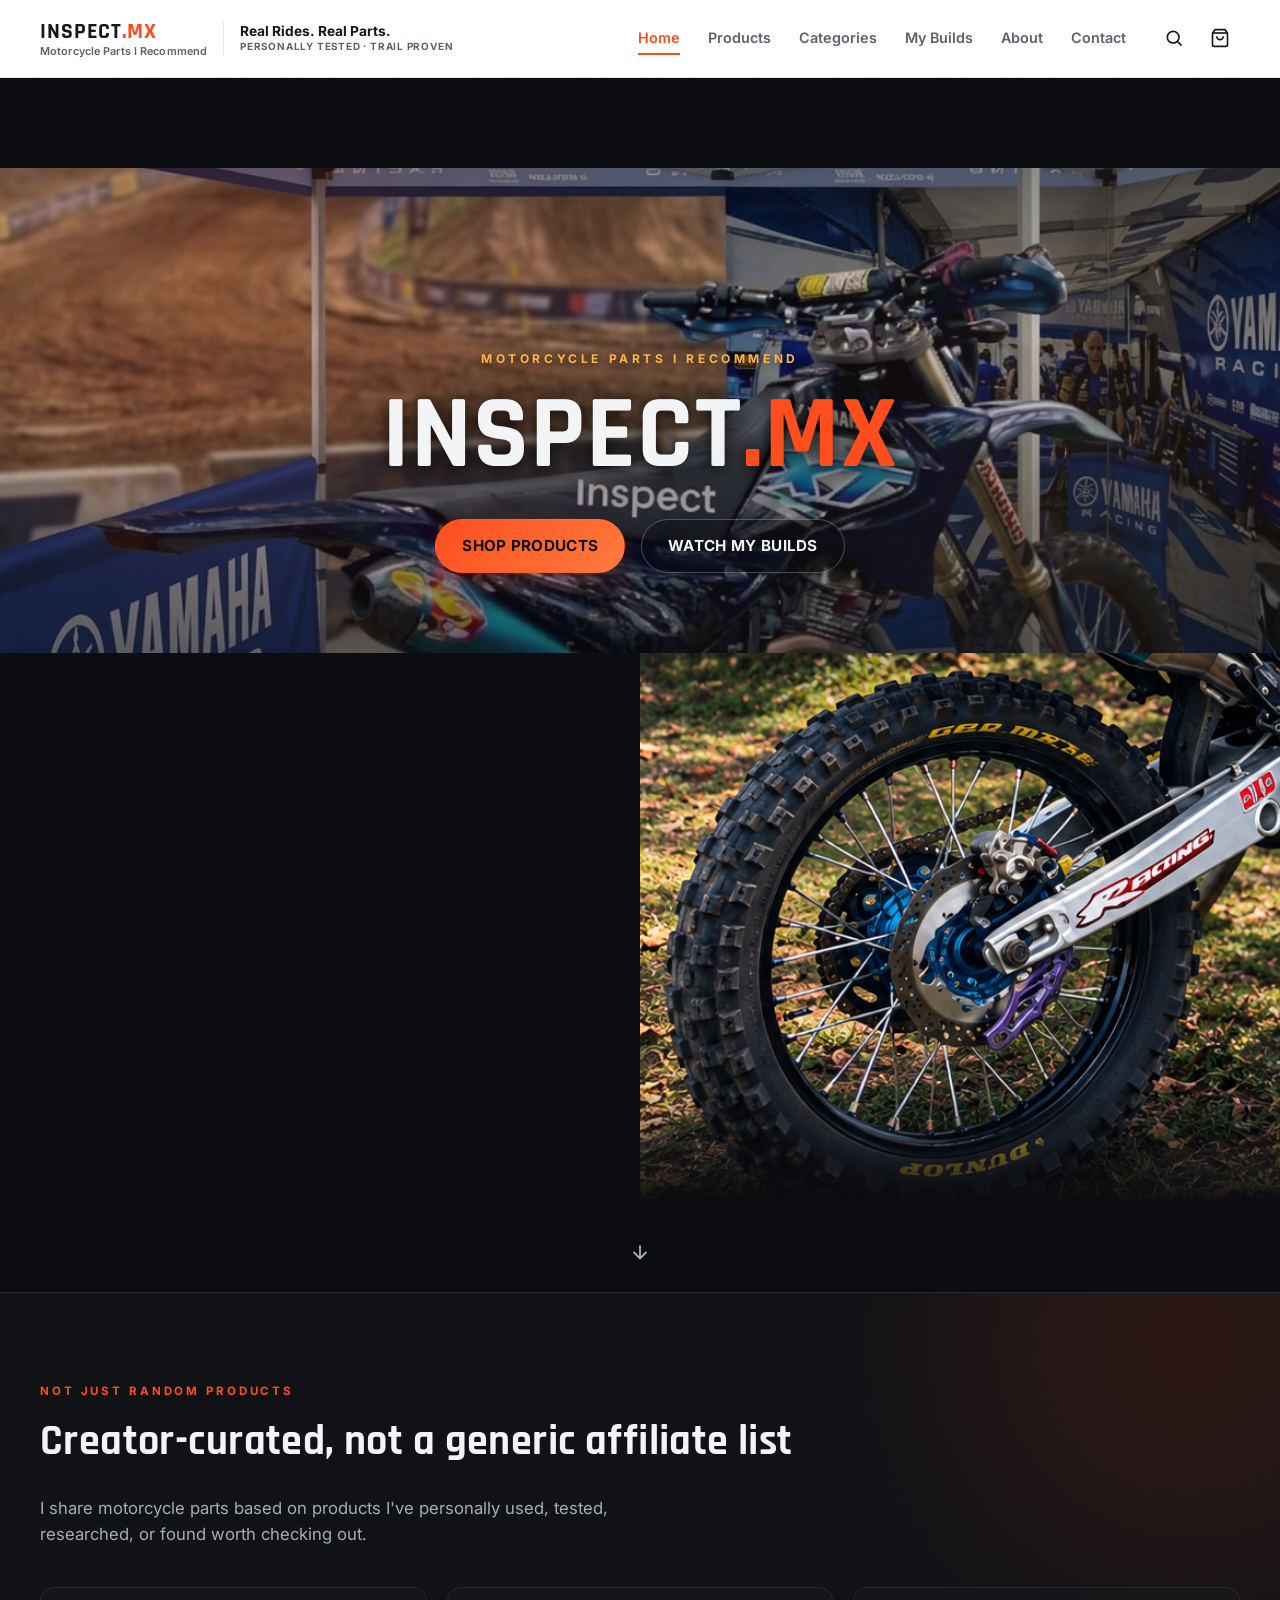
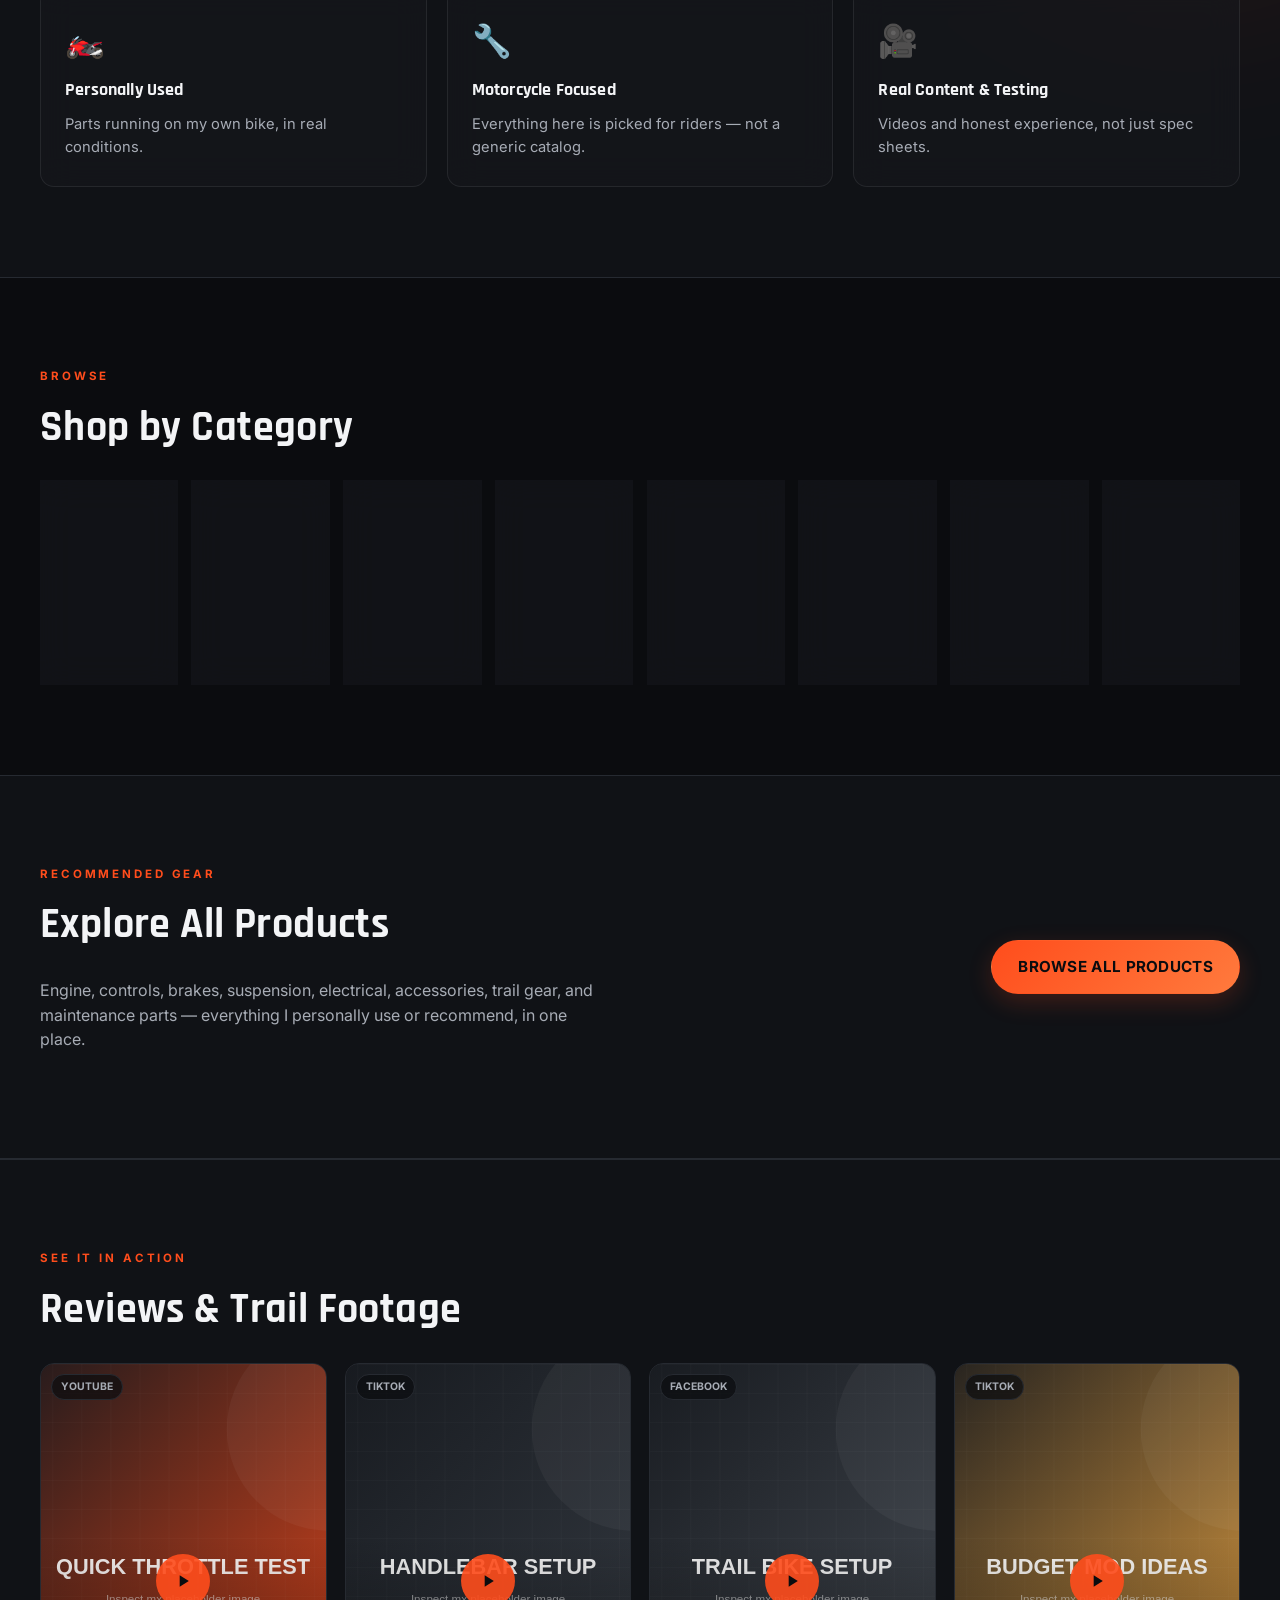
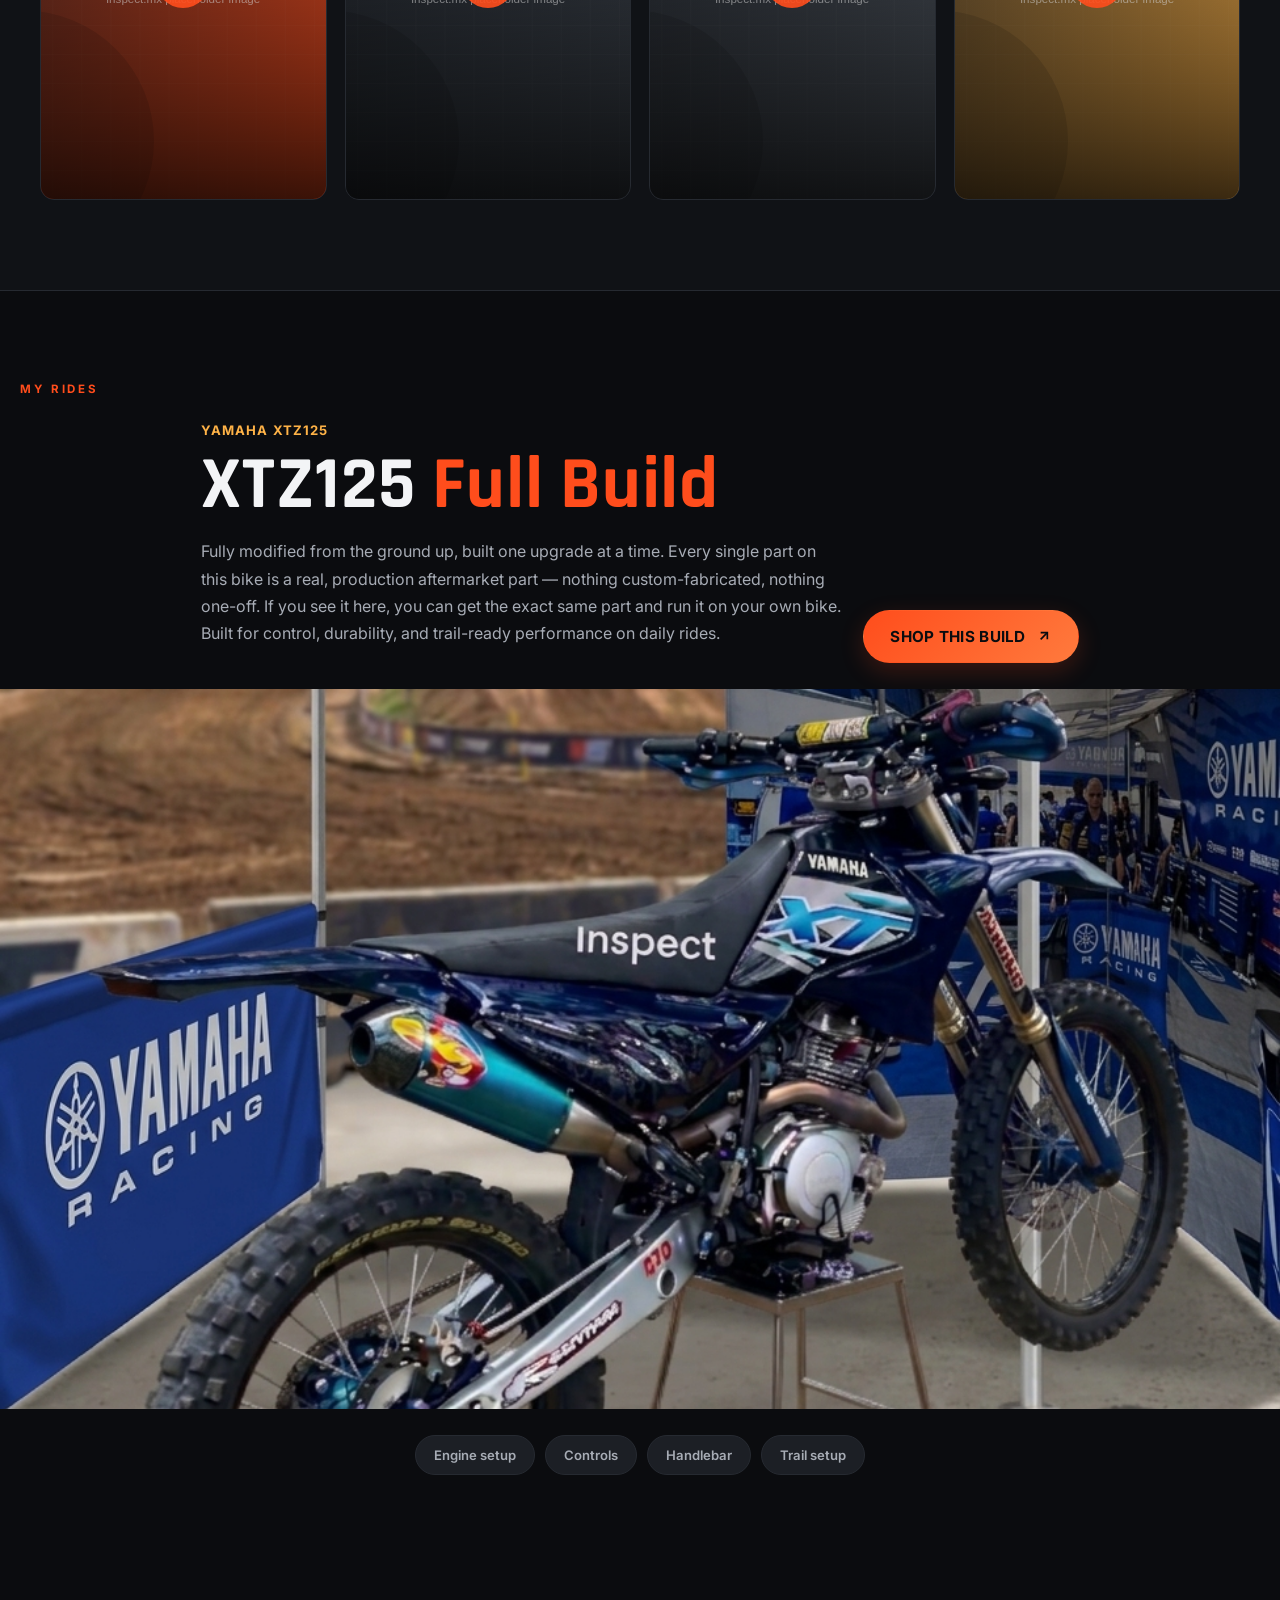
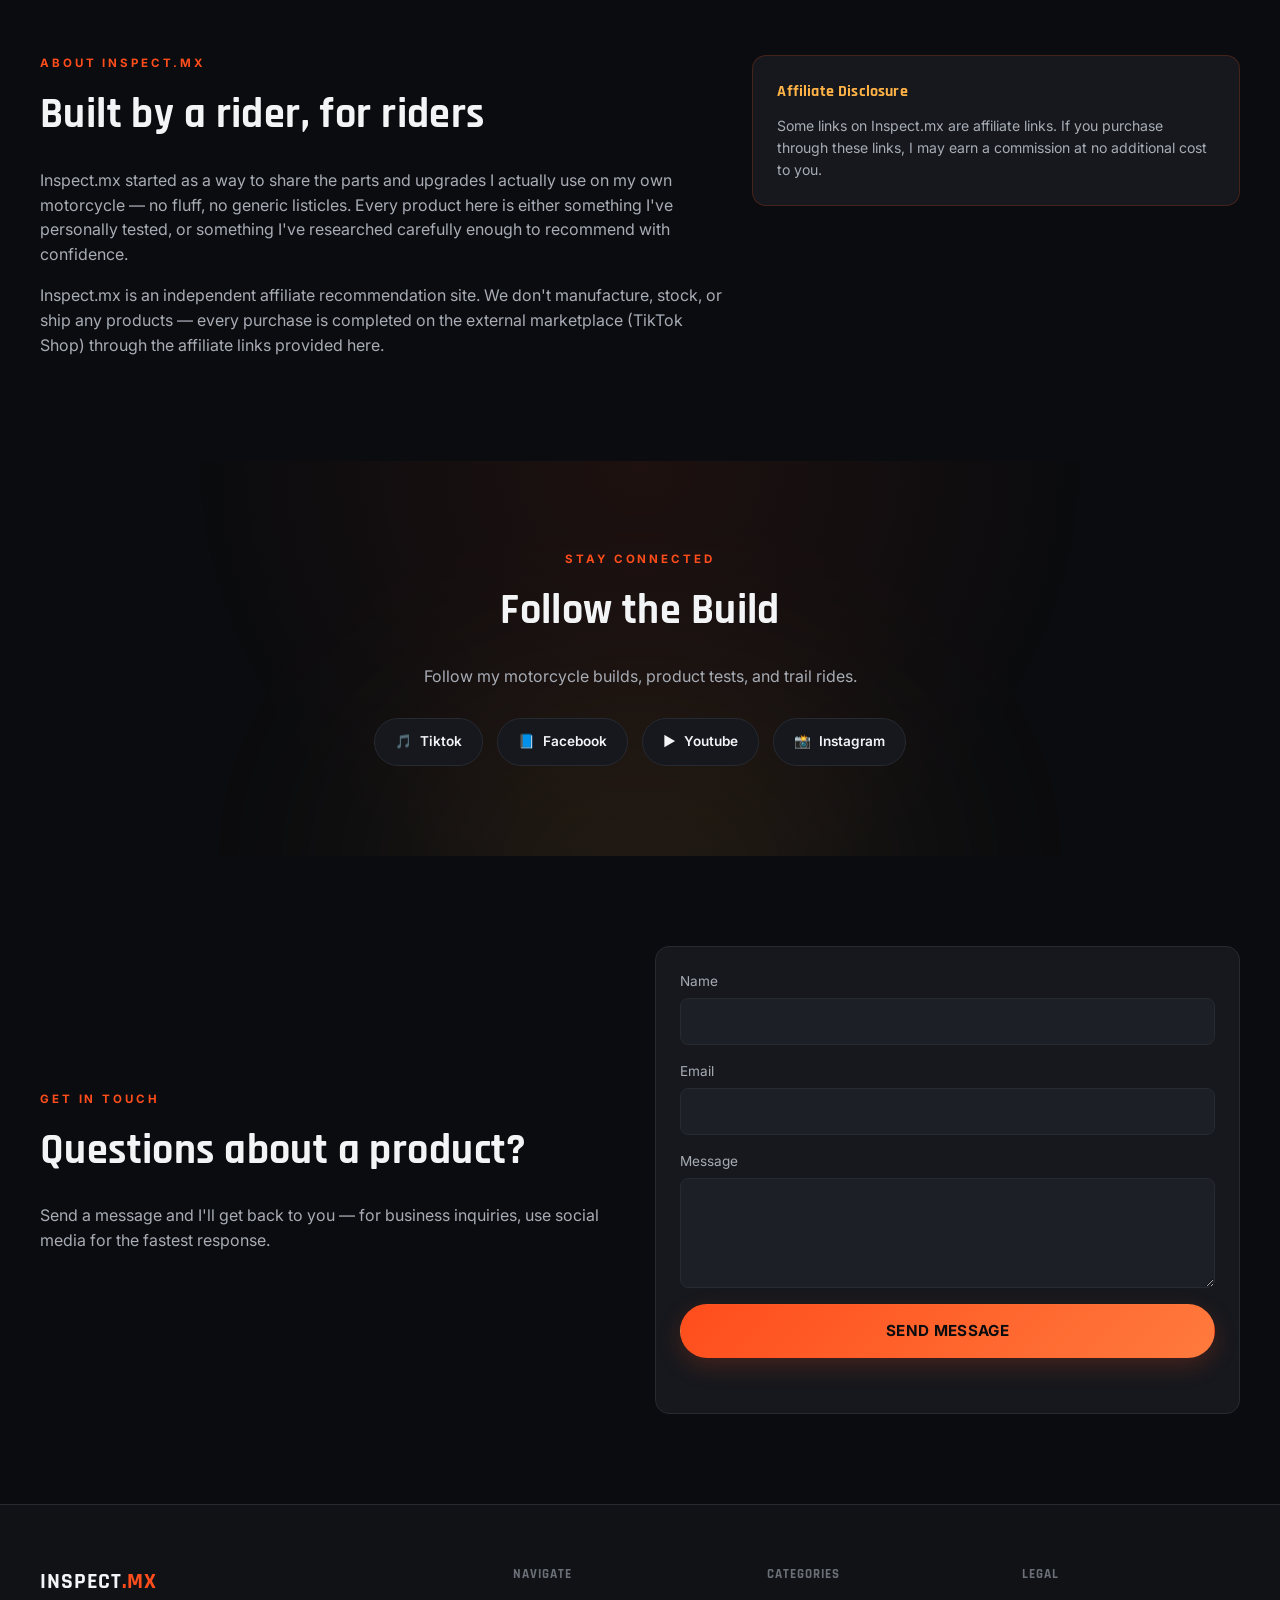
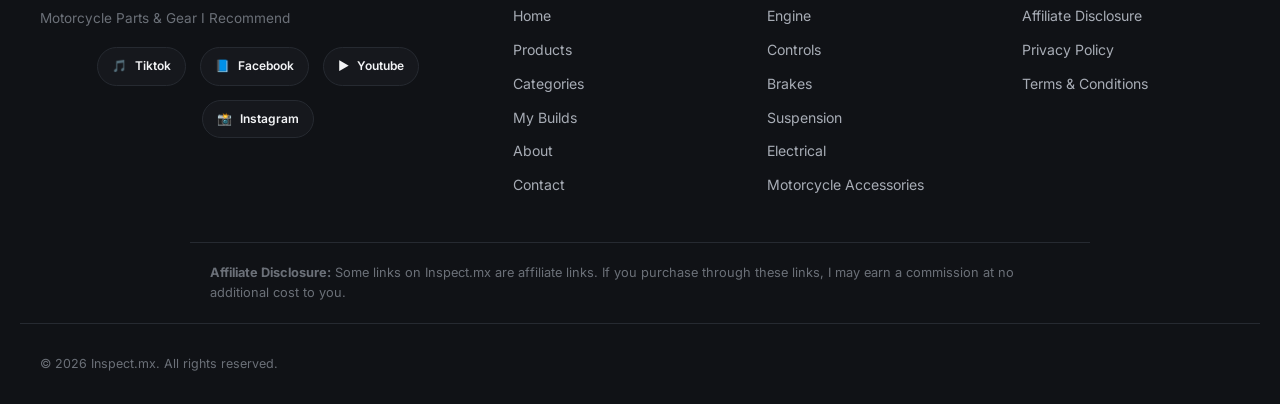
<file: index.html>
<!DOCTYPE html>
<html lang="en">
<head>
<meta charset="UTF-8">
<meta name="viewport" content="width=device-width, initial-scale=1.0">
<title>Inspect.mx — Motorcycle Parts I Recommend</title>
<meta name="description" content="Inspect.mx: motorcycle parts and gear I personally use, test, and recommend. Real products, real rides.">
<link rel="icon" href="data:image/svg+xml,<svg xmlns=%22http://www.w3.org/2000/svg%22 viewBox=%220 0 100 100%22><text y=%22.9em%22 font-size=%2290%22>🏍️</text></svg>">
<link rel="preconnect" href="https://fonts.googleapis.com">
<link rel="preconnect" href="https://fonts.gstatic.com" crossorigin>
<link href="https://fonts.googleapis.com/css2?family=Rajdhani:wght@600;700&family=Inter:wght@400;500;600;700&display=swap" rel="stylesheet">
<link rel="stylesheet" href="css/style.css">
</head>
<body data-page="home">

<div class="grain-overlay" aria-hidden="true"></div>
<div class="scroll-progress" id="scrollProgress"></div>

<!-- ======================= NAVBAR ======================= -->
<header class="navbar" id="navbar">
  <div class="navbar-inner container">
    <div class="navbar-brand-group">
      <a href="#home" class="brand" aria-label="Inspect.mx home">
        <span class="brand-mark">INSPECT<span class="accent">.MX</span></span>
        <span class="brand-tagline">Motorcycle Parts I Recommend</span>
      </a>
      <span class="brand-divider" aria-hidden="true"></span>
      <div class="brand-secondary">
        <span class="brand-secondary-title">Real Rides. Real Parts.</span>
        <span class="brand-secondary-sub">Personally Tested &middot; Trail Proven</span>
      </div>
    </div>

    <div class="navbar-right">
      <nav class="nav-links" id="navLinks" aria-label="Primary">
        <a href="#home" class="nav-link" data-section="home">Home</a>
        <a href="products.html" class="nav-link" data-section="products">Products</a>
        <a href="#categories" class="nav-link" data-section="categories">Categories</a>
        <a href="#builds" class="nav-link" data-section="builds">My Builds</a>
        <a href="#about" class="nav-link" data-section="about">About</a>
        <a href="#contact" class="nav-link" data-section="contact">Contact</a>
      </nav>

      <div class="navbar-actions">
        <button class="icon-btn" id="searchToggle" aria-label="Search products" aria-expanded="false">
          <svg viewBox="0 0 24 24" width="20" height="20" fill="none" stroke="currentColor" stroke-width="2"><circle cx="11" cy="11" r="7"/><line x1="21" y1="21" x2="16.65" y2="16.65"/></svg>
        </button>
        <a href="products.html" class="icon-btn" aria-label="View products">
          <svg viewBox="0 0 24 24" width="20" height="20" fill="none" stroke="currentColor" stroke-width="2"><path d="M6 2 3 6v14a2 2 0 0 0 2 2h14a2 2 0 0 0 2-2V6l-3-4Z"/><path d="M3 6h18"/><path d="M16 10a4 4 0 0 1-8 0"/></svg>
        </a>
        <button class="hamburger" id="hamburger" aria-label="Open menu" aria-expanded="false">
          <span></span><span></span><span></span>
        </button>
      </div>
    </div>
  </div>

  <!-- Expanding search bar -->
  <div class="search-panel" id="searchPanel">
    <div class="container search-panel-inner">
      <svg viewBox="0 0 24 24" width="18" height="18" fill="none" stroke="currentColor" stroke-width="2"><circle cx="11" cy="11" r="7"/><line x1="21" y1="21" x2="16.65" y2="16.65"/></svg>
      <input type="search" id="navSearchInput" placeholder="Search parts — throttle, handlebar, brake, chain…" aria-label="Search products">
    </div>
  </div>
</header>

<!-- Mobile nav drawer -->
<div class="mobile-drawer" id="mobileDrawer">
  <button class="drawer-close" id="drawerClose" aria-label="Close menu">&times;</button>
  <div class="drawer-search">
    <svg viewBox="0 0 24 24" width="17" height="17" fill="none" stroke="currentColor" stroke-width="2"><circle cx="11" cy="11" r="7"/><line x1="21" y1="21" x2="16.65" y2="16.65"/></svg>
    <input type="search" id="drawerSearchInput" placeholder="Search parts…" aria-label="Search products">
  </div>
  <nav aria-label="Mobile primary">
    <a href="#home" class="mobile-link" data-section="home"><span class="mobile-link-icon">🏠</span>Home</a>
    <a href="products.html" class="mobile-link" data-section="products"><span class="mobile-link-icon">🛍️</span>Products</a>
    <a href="#categories" class="mobile-link" data-section="categories"><span class="mobile-link-icon">🗂️</span>Categories</a>
    <a href="#builds" class="mobile-link" data-section="builds"><span class="mobile-link-icon">🏍️</span>My Builds</a>
    <a href="#about" class="mobile-link" data-section="about"><span class="mobile-link-icon">ℹ️</span>About</a>
    <a href="#contact" class="mobile-link" data-section="contact"><span class="mobile-link-icon">✉️</span>Contact</a>
  </nav>
</div>
<div class="drawer-backdrop" id="drawerBackdrop"></div>

<main>

<!-- ======================= HERO ======================= -->
<section class="hero" id="home">
  <div class="hero-text-bg">
    <div class="hero-text-bg-img" style="background-image:url('images/hero-text-bg.jpg')"></div>
    <div class="hero-text-overlay"></div>
    <div class="container hero-content">
      <p class="hero-eyebrow reveal">Motorcycle Parts I Recommend</p>
      <h1 class="hero-title reveal">INSPECT<span class="accent">.MX</span></h1>
      <div class="hero-actions reveal">
        <a href="products.html" class="btn btn-primary">Shop Products</a>
        <a href="#videos" class="btn btn-outline">Watch My Builds</a>
      </div>
    </div>
  </div>

  <div class="hero-media-full reveal">
    <div class="hero-bg-wrap" id="heroBgWrap">
      <div class="hero-bg" style="background-image:url('images/hero-bg.jpg')"></div>
    </div>
    <div class="hero-light-sweep"></div>
    <div class="hero-media-fade"></div>
  </div>

  <a href="#trust" class="scroll-cue" aria-label="Scroll down">
    <svg viewBox="0 0 24 24" width="22" height="22" fill="none" stroke="currentColor" stroke-width="2"><path d="M12 5v14M5 12l7 7 7-7"/></svg>
  </a>
</section>

<!-- ======================= TRUST SECTION ======================= -->
<section class="trust" id="trust">
  <div class="container">
    <p class="section-eyebrow">Not just random products</p>
    <h2 class="section-title">Creator-curated, not a generic affiliate list</h2>
    <p class="trust-text">I share motorcycle parts based on products I've personally used, tested, researched, or found worth checking out.</p>
    <div class="trust-grid">
      <div class="trust-card reveal">
        <span class="trust-icon">🏍️</span>
        <h3>Personally Used</h3>
        <p>Parts running on my own bike, in real conditions.</p>
      </div>
      <div class="trust-card reveal" style="animation-delay:0.1s">
        <span class="trust-icon">🔧</span>
        <h3>Motorcycle Focused</h3>
        <p>Everything here is picked for riders — not a generic catalog.</p>
      </div>
      <div class="trust-card reveal" style="animation-delay:0.2s">
        <span class="trust-icon">🎥</span>
        <h3>Real Content &amp; Testing</h3>
        <p>Videos and honest experience, not just spec sheets.</p>
      </div>
    </div>
  </div>
</section>

<!-- ======================= CATEGORIES ======================= -->
<section class="categories" id="categories">
  <div class="container">
    <p class="section-eyebrow">Browse</p>
    <h2 class="section-title">Shop by Category</h2>
    <div class="category-grid" id="categoryGrid"><!-- injected by main.js --></div>
  </div>
</section>

<!-- ======================= PRODUCTS TEASER ======================= -->
<section class="products-teaser" id="products-teaser">
  <div class="container products-teaser-inner">
    <div class="products-teaser-copy">
      <p class="section-eyebrow">Recommended Gear</p>
      <h2 class="section-title">Explore All Products</h2>
      <p class="products-teaser-text">Engine, controls, brakes, suspension, electrical, accessories, trail gear, and maintenance parts — everything I personally use or recommend, in one place.</p>
    </div>
    <a href="products.html" class="btn btn-primary">Browse All Products</a>
  </div>
</section>

<!-- ======================= VIDEOS ======================= -->
<section class="videos" id="videos">
  <div class="container">
    <p class="section-eyebrow">See It In Action</p>
    <h2 class="section-title">Reviews &amp; Trail Footage</h2>
    <div class="video-grid" id="videoGrid"><!-- injected by main.js --></div>
  </div>
</section>

<!-- ======================= MY BUILDS ======================= -->
<section class="builds" id="builds">
  <p class="section-eyebrow builds-eyebrow container">My Rides</p>
  <div class="build-list" id="buildList"><!-- injected by main.js --></div>
</section>

<!-- ======================= ABOUT ======================= -->
<section class="about" id="about">
  <div class="container about-grid">
    <div>
      <p class="section-eyebrow">About Inspect.mx</p>
      <h2 class="section-title">Built by a rider, for riders</h2>
      <p class="about-text">
        Inspect.mx started as a way to share the parts and upgrades I actually use on my own motorcycle — no fluff,
        no generic listicles. Every product here is either something I've personally tested, or something I've
        researched carefully enough to recommend with confidence.
      </p>
      <p class="about-text">
        Inspect.mx is an independent affiliate recommendation site. We don't manufacture, stock, or ship any products —
        every purchase is completed on the external marketplace (TikTok Shop) through the affiliate links provided here.
      </p>
    </div>
    <div class="about-disclosure-card">
      <h3>Affiliate Disclosure</h3>
      <p>Some links on Inspect.mx are affiliate links. If you purchase through these links, I may earn a commission at no additional cost to you.</p>
    </div>
  </div>
</section>

<!-- ======================= FOLLOW / SOCIAL ======================= -->
<section class="follow" id="follow">
  <div class="container">
    <p class="section-eyebrow">Stay Connected</p>
    <h2 class="section-title">Follow the Build</h2>
    <p class="follow-text">Follow my motorcycle builds, product tests, and trail rides.</p>
    <div class="social-row" id="socialRow"><!-- injected by main.js --></div>
  </div>
</section>

<!-- ======================= CONTACT ======================= -->
<section class="contact" id="contact">
  <div class="container contact-inner">
    <div>
      <p class="section-eyebrow">Get In Touch</p>
      <h2 class="section-title">Questions about a product?</h2>
      <p class="contact-text">Send a message and I'll get back to you — for business inquiries, use social media for the fastest response.</p>
    </div>
    <form class="contact-form" id="contactForm">
      <label class="field">
        <span>Name</span>
        <input type="text" name="name" required autocomplete="name">
      </label>
      <label class="field">
        <span>Email</span>
        <input type="email" name="email" required autocomplete="email">
      </label>
      <label class="field">
        <span>Message</span>
        <textarea name="message" rows="4" required></textarea>
      </label>
      <button type="submit" class="btn btn-primary btn-block">Send Message</button>
      <p class="form-note" id="contactNote" role="status" aria-live="polite"></p>
    </form>
  </div>
</section>

</main>

<!-- ======================= FOOTER ======================= -->
<footer class="footer">
  <div class="container footer-grid">
    <div class="footer-brand">
      <span class="brand-mark">INSPECT<span class="accent">.MX</span></span>
      <p>Motorcycle Parts &amp; Gear I Recommend</p>
      <div class="social-row footer-social" id="footerSocialRow"><!-- injected by main.js --></div>
    </div>

    <div class="footer-col">
      <h4>Navigate</h4>
      <a href="#home">Home</a>
      <a href="products.html">Products</a>
      <a href="#categories">Categories</a>
      <a href="#builds">My Builds</a>
      <a href="#about">About</a>
      <a href="#contact">Contact</a>
    </div>

    <div class="footer-col" id="footerCategories">
      <h4>Categories</h4>
      <!-- injected by main.js -->
    </div>

    <div class="footer-col">
      <h4>Legal</h4>
      <a href="#" id="footerDisclosureLink">Affiliate Disclosure</a>
      <a href="#" data-modal="privacy">Privacy Policy</a>
      <a href="#" data-modal="terms">Terms &amp; Conditions</a>
    </div>
  </div>

  <div class="footer-disclosure container">
    <strong>Affiliate Disclosure:</strong> Some links on Inspect.mx are affiliate links. If you purchase through these links, I may earn a commission at no additional cost to you.
  </div>

  <div class="footer-bottom container">
    <p>&copy; 2026 Inspect.mx. All rights reserved.</p>
  </div>
</footer>

<!-- Sticky mobile bottom tab bar -->
<nav class="mobile-tabbar" id="mobileTabbar" aria-label="Mobile quick navigation">
  <a href="#home" class="tab-item" data-section="home">
    <svg viewBox="0 0 24 24" width="21" height="21" fill="none" stroke="currentColor" stroke-width="2"><path d="M3 11 12 3l9 8"/><path d="M5 10v10h14V10"/></svg>
    <span>Home</span>
  </a>
  <a href="#categories" class="tab-item" data-section="categories">
    <svg viewBox="0 0 24 24" width="21" height="21" fill="none" stroke="currentColor" stroke-width="2"><rect x="3" y="3" width="7" height="7" rx="1.5"/><rect x="14" y="3" width="7" height="7" rx="1.5"/><rect x="3" y="14" width="7" height="7" rx="1.5"/><rect x="14" y="14" width="7" height="7" rx="1.5"/></svg>
    <span>Categories</span>
  </a>
  <button class="tab-item tab-search" id="tabSearchBtn" aria-label="Search products">
    <span class="tab-search-circle">
      <svg viewBox="0 0 24 24" width="20" height="20" fill="none" stroke="currentColor" stroke-width="2"><circle cx="11" cy="11" r="7"/><line x1="21" y1="21" x2="16.65" y2="16.65"/></svg>
    </span>
    <span>Search</span>
  </button>
  <a href="products.html" class="tab-item" data-section="products">
    <svg viewBox="0 0 24 24" width="21" height="21" fill="none" stroke="currentColor" stroke-width="2"><path d="M6 2 3 6v14a2 2 0 0 0 2 2h14a2 2 0 0 0 2-2V6l-3-4Z"/><path d="M3 6h18"/><path d="M16 10a4 4 0 0 1-8 0"/></svg>
    <span>Shop</span>
  </a>
  <a href="#builds" class="tab-item" data-section="builds">
    <svg viewBox="0 0 24 24" width="21" height="21" fill="none" stroke="currentColor" stroke-width="2"><circle cx="6" cy="17" r="3"/><circle cx="18" cy="17" r="3"/><path d="M6 17 10 9h5l3 5"/><path d="M10 9 8 6h-2"/></svg>
    <span>Builds</span>
  </a>
</nav>

<!-- ======================= PRODUCT DETAIL MODAL ======================= -->
<div class="modal-backdrop" id="productModal" role="dialog" aria-modal="true" aria-labelledby="modalProductName">
  <div class="modal product-modal">
    <button class="modal-close" id="modalClose" aria-label="Close">&times;</button>
    <div class="modal-scroll" id="modalScroll"><!-- injected by main.js --></div>
  </div>
</div>

<!-- ======================= SIMPLE INFO MODAL (privacy/terms) ======================= -->
<div class="modal-backdrop" id="infoModal" role="dialog" aria-modal="true" aria-labelledby="infoModalTitle">
  <div class="modal info-modal">
    <button class="modal-close" id="infoModalClose" aria-label="Close">&times;</button>
    <h3 id="infoModalTitle"></h3>
    <div id="infoModalBody"></div>
  </div>
</div>

<script src="js/products.js"></script>
<script src="js/common.js"></script>
<script src="js/main.js"></script>
</body>
</html>
</file>
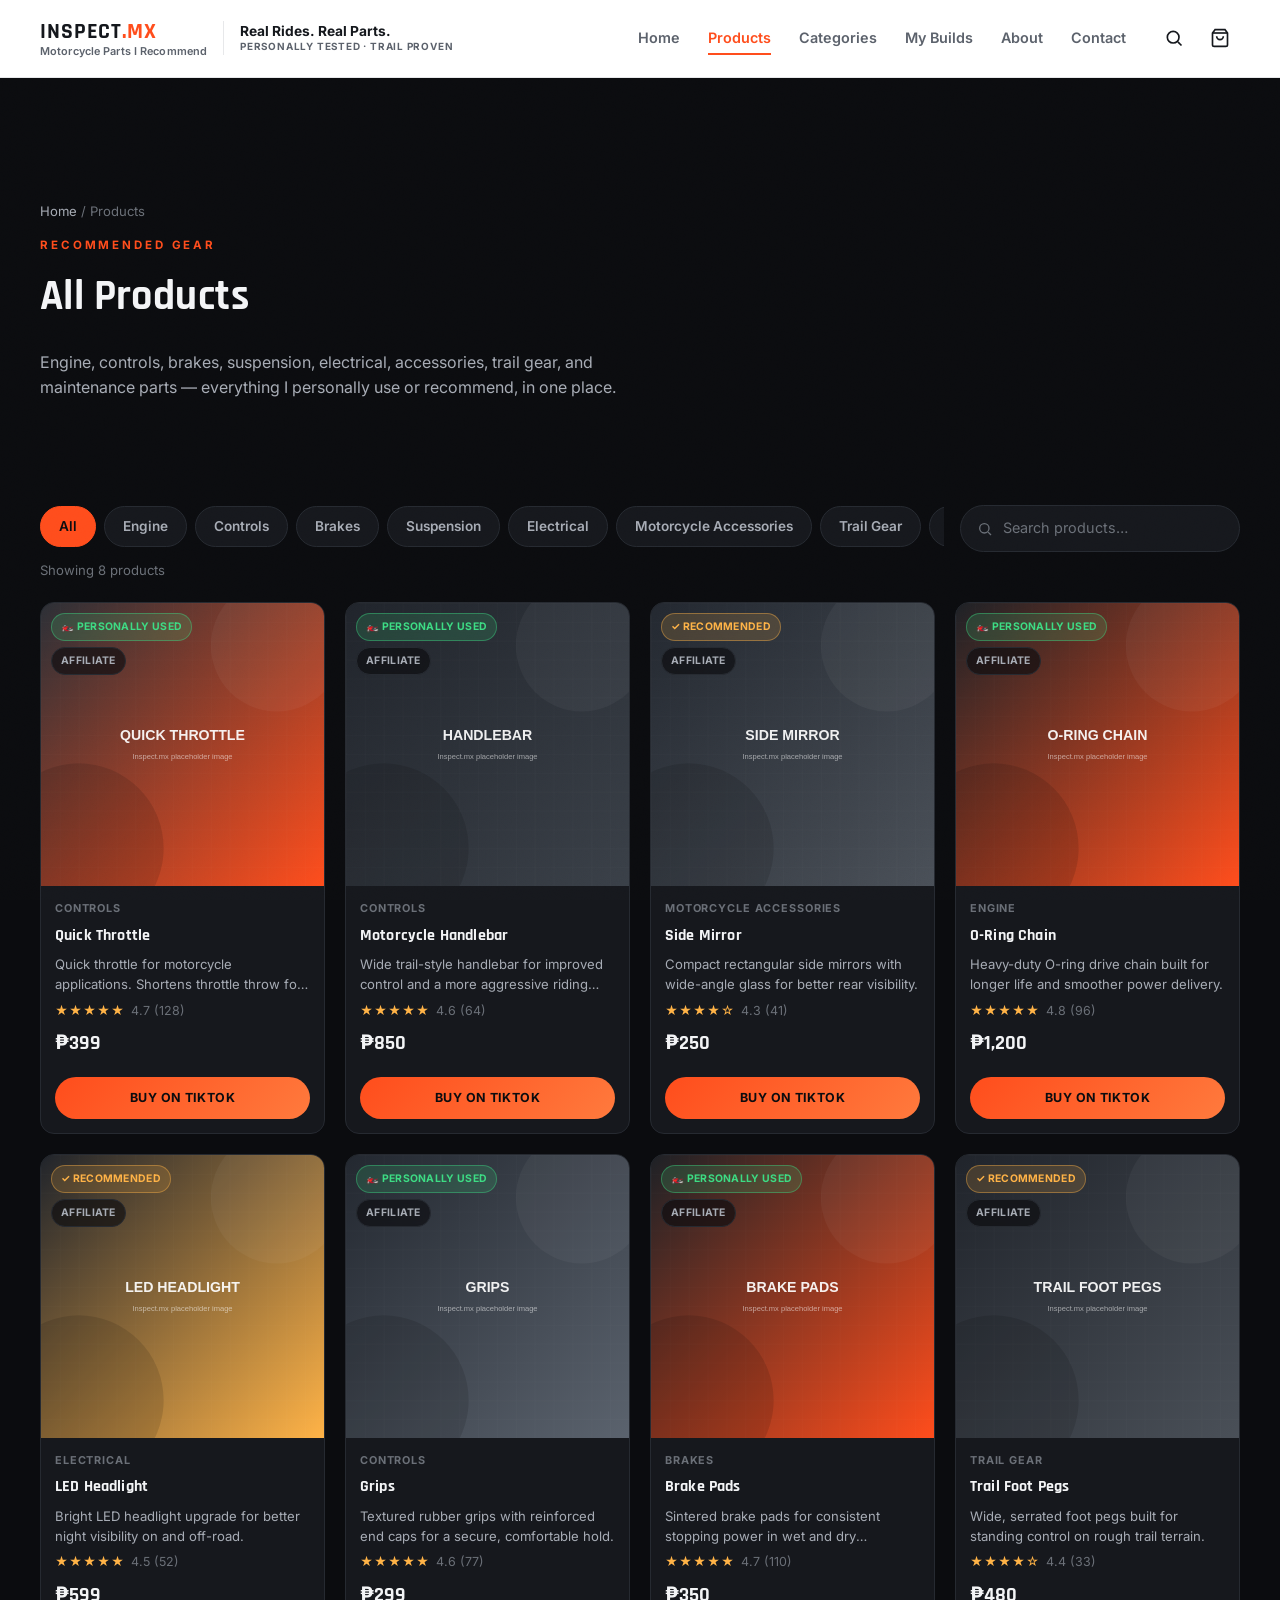
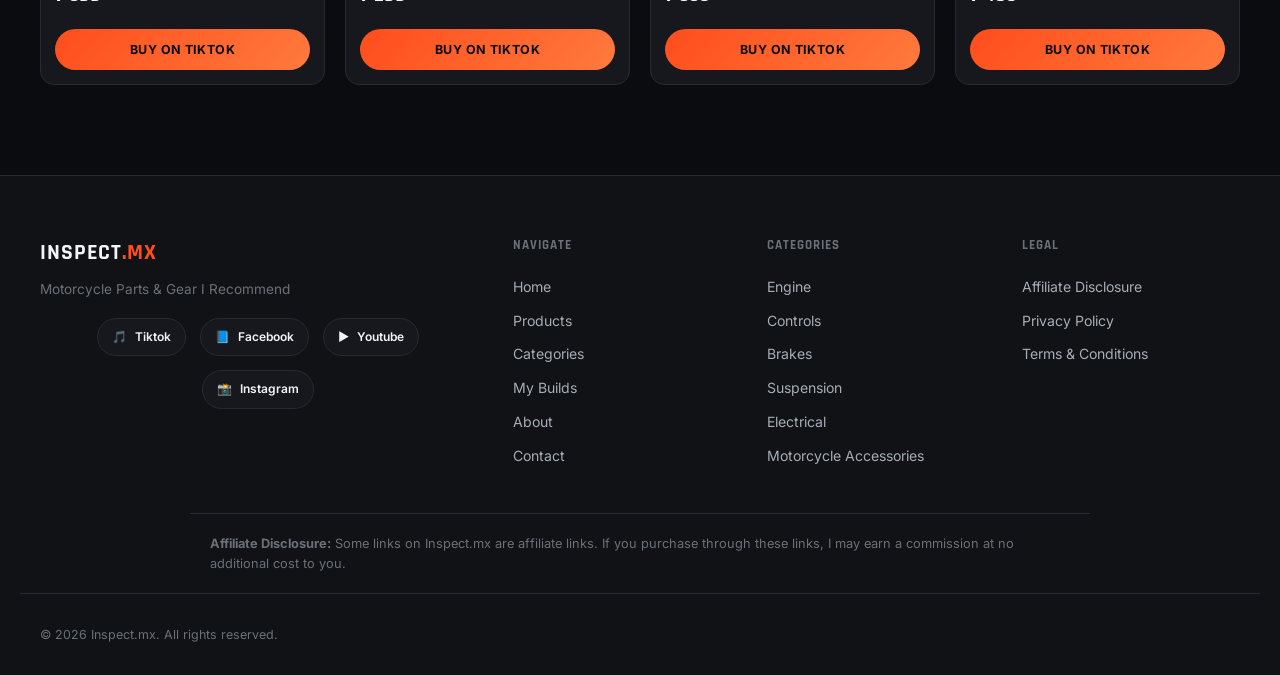
<file: products.html>
<!DOCTYPE html>
<html lang="en">
<head>
<meta charset="UTF-8">
<meta name="viewport" content="width=device-width, initial-scale=1.0">
<title>Products — Inspect.mx</title>
<meta name="description" content="Browse every motorcycle part and gear item Inspect.mx personally uses or recommends — engine, controls, brakes, suspension, electrical, accessories, trail gear, and maintenance.">
<link rel="icon" href="data:image/svg+xml,<svg xmlns=%22http://www.w3.org/2000/svg%22 viewBox=%220 0 100 100%22><text y=%22.9em%22 font-size=%2290%22>🏍️</text></svg>">
<link rel="preconnect" href="https://fonts.googleapis.com">
<link rel="preconnect" href="https://fonts.gstatic.com" crossorigin>
<link href="https://fonts.googleapis.com/css2?family=Rajdhani:wght@600;700&family=Inter:wght@400;500;600;700&display=swap" rel="stylesheet">
<link rel="stylesheet" href="css/style.css">
</head>
<body data-page="products">

<div class="grain-overlay" aria-hidden="true"></div>
<div class="scroll-progress" id="scrollProgress"></div>

<!-- ======================= NAVBAR ======================= -->
<header class="navbar" id="navbar">
  <div class="navbar-inner container">
    <div class="navbar-brand-group">
      <a href="index.html" class="brand" aria-label="Inspect.mx home">
        <span class="brand-mark">INSPECT<span class="accent">.MX</span></span>
        <span class="brand-tagline">Motorcycle Parts I Recommend</span>
      </a>
      <span class="brand-divider" aria-hidden="true"></span>
      <div class="brand-secondary">
        <span class="brand-secondary-title">Real Rides. Real Parts.</span>
        <span class="brand-secondary-sub">Personally Tested &middot; Trail Proven</span>
      </div>
    </div>

    <div class="navbar-right">
      <nav class="nav-links" id="navLinks" aria-label="Primary">
        <a href="index.html" class="nav-link" data-section="home">Home</a>
        <a href="products.html" class="nav-link" data-section="products">Products</a>
        <a href="index.html#categories" class="nav-link" data-section="categories">Categories</a>
        <a href="index.html#builds" class="nav-link" data-section="builds">My Builds</a>
        <a href="index.html#about" class="nav-link" data-section="about">About</a>
        <a href="index.html#contact" class="nav-link" data-section="contact">Contact</a>
      </nav>

      <div class="navbar-actions">
        <button class="icon-btn" id="searchToggle" aria-label="Search products" aria-expanded="false">
          <svg viewBox="0 0 24 24" width="20" height="20" fill="none" stroke="currentColor" stroke-width="2"><circle cx="11" cy="11" r="7"/><line x1="21" y1="21" x2="16.65" y2="16.65"/></svg>
        </button>
        <a href="products.html" class="icon-btn" aria-label="View products">
          <svg viewBox="0 0 24 24" width="20" height="20" fill="none" stroke="currentColor" stroke-width="2"><path d="M6 2 3 6v14a2 2 0 0 0 2 2h14a2 2 0 0 0 2-2V6l-3-4Z"/><path d="M3 6h18"/><path d="M16 10a4 4 0 0 1-8 0"/></svg>
        </a>
        <button class="hamburger" id="hamburger" aria-label="Open menu" aria-expanded="false">
          <span></span><span></span><span></span>
        </button>
      </div>
    </div>
  </div>

  <!-- Expanding search bar -->
  <div class="search-panel" id="searchPanel">
    <div class="container search-panel-inner">
      <svg viewBox="0 0 24 24" width="18" height="18" fill="none" stroke="currentColor" stroke-width="2"><circle cx="11" cy="11" r="7"/><line x1="21" y1="21" x2="16.65" y2="16.65"/></svg>
      <input type="search" id="navSearchInput" placeholder="Search parts — throttle, handlebar, brake, chain…" aria-label="Search products">
    </div>
  </div>
</header>

<!-- Mobile nav drawer -->
<div class="mobile-drawer" id="mobileDrawer">
  <button class="drawer-close" id="drawerClose" aria-label="Close menu">&times;</button>
  <div class="drawer-search">
    <svg viewBox="0 0 24 24" width="17" height="17" fill="none" stroke="currentColor" stroke-width="2"><circle cx="11" cy="11" r="7"/><line x1="21" y1="21" x2="16.65" y2="16.65"/></svg>
    <input type="search" id="drawerSearchInput" placeholder="Search parts…" aria-label="Search products">
  </div>
  <nav aria-label="Mobile primary">
    <a href="index.html" class="mobile-link" data-section="home"><span class="mobile-link-icon">🏠</span>Home</a>
    <a href="products.html" class="mobile-link" data-section="products"><span class="mobile-link-icon">🛍️</span>Products</a>
    <a href="index.html#categories" class="mobile-link" data-section="categories"><span class="mobile-link-icon">🗂️</span>Categories</a>
    <a href="index.html#builds" class="mobile-link" data-section="builds"><span class="mobile-link-icon">🏍️</span>My Builds</a>
    <a href="index.html#about" class="mobile-link" data-section="about"><span class="mobile-link-icon">ℹ️</span>About</a>
    <a href="index.html#contact" class="mobile-link" data-section="contact"><span class="mobile-link-icon">✉️</span>Contact</a>
  </nav>
</div>
<div class="drawer-backdrop" id="drawerBackdrop"></div>

<main>

<!-- ======================= PAGE HEADER ======================= -->
<section class="page-header">
  <div class="container">
    <p class="breadcrumb"><a href="index.html">Home</a> / Products</p>
    <p class="section-eyebrow">Recommended Gear</p>
    <h1 class="section-title">All Products</h1>
    <p class="page-header-text">Engine, controls, brakes, suspension, electrical, accessories, trail gear, and maintenance parts — everything I personally use or recommend, in one place.</p>
  </div>
</section>

<!-- ======================= PRODUCTS ======================= -->
<section class="products" id="productToolbar">
  <div class="container">
    <div class="product-toolbar">
      <div class="filter-chips" id="filterChips" role="tablist" aria-label="Filter products by category">
        <button class="chip active" data-filter="all" role="tab" aria-selected="true">All</button>
      </div>
      <div class="product-search">
        <svg viewBox="0 0 24 24" width="16" height="16" fill="none" stroke="currentColor" stroke-width="2"><circle cx="11" cy="11" r="7"/><line x1="21" y1="21" x2="16.65" y2="16.65"/></svg>
        <input type="search" id="productSearchInput" placeholder="Search products…" aria-label="Search products">
      </div>
    </div>

    <p class="results-meta" id="resultsMeta" aria-live="polite"></p>

    <div class="product-grid" id="productGrid"><!-- injected by products-page.js --></div>
    <p class="empty-state hidden" id="emptyState">No products match your search. Try a different keyword or filter.</p>
  </div>
</section>

</main>

<!-- ======================= FOOTER ======================= -->
<footer class="footer">
  <div class="container footer-grid">
    <div class="footer-brand">
      <span class="brand-mark">INSPECT<span class="accent">.MX</span></span>
      <p>Motorcycle Parts &amp; Gear I Recommend</p>
      <div class="social-row footer-social" id="footerSocialRow"><!-- injected by common.js --></div>
    </div>

    <div class="footer-col">
      <h4>Navigate</h4>
      <a href="index.html">Home</a>
      <a href="products.html">Products</a>
      <a href="index.html#categories">Categories</a>
      <a href="index.html#builds">My Builds</a>
      <a href="index.html#about">About</a>
      <a href="index.html#contact">Contact</a>
    </div>

    <div class="footer-col" id="footerCategories">
      <h4>Categories</h4>
      <!-- injected by common.js -->
    </div>

    <div class="footer-col">
      <h4>Legal</h4>
      <a href="#" id="footerDisclosureLink">Affiliate Disclosure</a>
      <a href="#" data-modal="privacy">Privacy Policy</a>
      <a href="#" data-modal="terms">Terms &amp; Conditions</a>
    </div>
  </div>

  <div class="footer-disclosure container">
    <strong>Affiliate Disclosure:</strong> Some links on Inspect.mx are affiliate links. If you purchase through these links, I may earn a commission at no additional cost to you.
  </div>

  <div class="footer-bottom container">
    <p>&copy; 2026 Inspect.mx. All rights reserved.</p>
  </div>
</footer>

<!-- Sticky mobile bottom tab bar -->
<nav class="mobile-tabbar" id="mobileTabbar" aria-label="Mobile quick navigation">
  <a href="index.html" class="tab-item" data-section="home">
    <svg viewBox="0 0 24 24" width="21" height="21" fill="none" stroke="currentColor" stroke-width="2"><path d="M3 11 12 3l9 8"/><path d="M5 10v10h14V10"/></svg>
    <span>Home</span>
  </a>
  <a href="index.html#categories" class="tab-item" data-section="categories">
    <svg viewBox="0 0 24 24" width="21" height="21" fill="none" stroke="currentColor" stroke-width="2"><rect x="3" y="3" width="7" height="7" rx="1.5"/><rect x="14" y="3" width="7" height="7" rx="1.5"/><rect x="3" y="14" width="7" height="7" rx="1.5"/><rect x="14" y="14" width="7" height="7" rx="1.5"/></svg>
    <span>Categories</span>
  </a>
  <button class="tab-item tab-search" id="tabSearchBtn" aria-label="Search products">
    <span class="tab-search-circle">
      <svg viewBox="0 0 24 24" width="20" height="20" fill="none" stroke="currentColor" stroke-width="2"><circle cx="11" cy="11" r="7"/><line x1="21" y1="21" x2="16.65" y2="16.65"/></svg>
    </span>
    <span>Search</span>
  </button>
  <a href="products.html" class="tab-item" data-section="products">
    <svg viewBox="0 0 24 24" width="21" height="21" fill="none" stroke="currentColor" stroke-width="2"><path d="M6 2 3 6v14a2 2 0 0 0 2 2h14a2 2 0 0 0 2-2V6l-3-4Z"/><path d="M3 6h18"/><path d="M16 10a4 4 0 0 1-8 0"/></svg>
    <span>Shop</span>
  </a>
  <a href="index.html#builds" class="tab-item" data-section="builds">
    <svg viewBox="0 0 24 24" width="21" height="21" fill="none" stroke="currentColor" stroke-width="2"><circle cx="6" cy="17" r="3"/><circle cx="18" cy="17" r="3"/><path d="M6 17 10 9h5l3 5"/><path d="M10 9 8 6h-2"/></svg>
    <span>Builds</span>
  </a>
</nav>

<!-- ======================= PRODUCT DETAIL MODAL ======================= -->
<div class="modal-backdrop" id="productModal" role="dialog" aria-modal="true" aria-labelledby="modalProductName">
  <div class="modal product-modal">
    <button class="modal-close" id="modalClose" aria-label="Close">&times;</button>
    <div class="modal-scroll" id="modalScroll"><!-- injected by common.js --></div>
  </div>
</div>

<!-- ======================= SIMPLE INFO MODAL (privacy/terms) ======================= -->
<div class="modal-backdrop" id="infoModal" role="dialog" aria-modal="true" aria-labelledby="infoModalTitle">
  <div class="modal info-modal">
    <button class="modal-close" id="infoModalClose" aria-label="Close">&times;</button>
    <h3 id="infoModalTitle"></h3>
    <div id="infoModalBody"></div>
  </div>
</div>

<script src="js/products.js"></script>
<script src="js/common.js"></script>
<script src="js/products-page.js"></script>
</body>
</html>
</file>
<file: css/style.css>
/* =========================================================
   Inspect.mx — Design Tokens
   ========================================================= */
:root {
  --bg: #0b0c0f;
  --bg-alt: #101216;
  --surface: #16181d;
  --surface-2: #1c1f25;
  --border: #262a31;
  --text: #f3f4f6;
  --text-dim: #a7acb5;
  --text-faint: #6b7078;

  --accent: #ff4d1c;
  --accent-hover: #ff6a3d;
  --accent-dim: #ff4d1c33;
  --accent-2: #ffb347;

  --success: #3ddc84;

  --radius-sm: 8px;
  --radius: 14px;
  --radius-lg: 22px;

  --shadow-sm: 0 2px 10px rgba(0,0,0,0.25);
  --shadow-md: 0 10px 30px rgba(0,0,0,0.35);
  --shadow-lg: 0 20px 50px rgba(0,0,0,0.45);

  --font-display: "Rajdhani", "Inter", sans-serif;
  --font-body: "Inter", system-ui, sans-serif;

  --nav-h: 76px;
  --container-w: 1240px;

  /* Navbar runs light/white regardless of the dark page theme */
  --nav-bg: #ffffff;
  --nav-text: #14171c;
  --nav-text-dim: #5b616b;
  --nav-border: #e7e8ea;
  --nav-hover: #f2f3f5;

  --ease: cubic-bezier(.22,.8,.28,1);
}

/* =========================================================
   Reset & base
   ========================================================= */
* { box-sizing: border-box; }
html { scroll-behavior: smooth; }

body {
  margin: 0;
  background: var(--bg);
  color: var(--text);
  font-family: var(--font-body);
  line-height: 1.55;
  -webkit-font-smoothing: antialiased;
  overflow-x: hidden;
}

img { max-width: 100%; display: block; }
a { color: inherit; text-decoration: none; }
button { font: inherit; }
input, textarea { font: inherit; }
ul { margin: 0; padding: 0; list-style: none; }
h1, h2, h3, h4 { margin: 0; font-family: var(--font-display); font-weight: 700; letter-spacing: 0.01em; }

.accent { color: var(--accent); }

.container {
  max-width: var(--container-w);
  margin: 0 auto;
  padding: 0 20px;
}

.hidden { display: none !important; }

@media (prefers-reduced-motion: reduce) {
  *, *::before, *::after { animation-duration: 0.001ms !important; animation-iteration-count: 1 !important; transition-duration: 0.001ms !important; scroll-behavior: auto !important; }
}

/* Reveal-on-scroll utility — fade + rise + blur-to-focus */
.reveal { opacity: 0; transform: translateY(18px); filter: blur(6px); }
.reveal.in-view {
  animation: revealUp 0.8s var(--ease) forwards;
}
@keyframes revealUp {
  to { opacity: 1; transform: translateY(0); filter: blur(0); }
}

/* =========================================================
   Buttons
   ========================================================= */
.btn {
  display: inline-flex;
  align-items: center;
  justify-content: center;
  gap: 8px;
  padding: 14px 26px;
  border-radius: 999px;
  font-weight: 700;
  font-size: 0.95rem;
  letter-spacing: 0.02em;
  border: 1.5px solid transparent;
  cursor: pointer;
  transition: transform 0.2s var(--ease), box-shadow 0.2s var(--ease), background 0.2s var(--ease), border-color 0.2s var(--ease);
  white-space: nowrap;
  text-transform: uppercase;
}
.btn:active { transform: scale(0.97); }

.btn-primary {
  position: relative;
  overflow: hidden;
  background: linear-gradient(135deg, var(--accent), #ff7a3d);
  color: #0b0c0f;
  box-shadow: 0 8px 24px var(--accent-dim);
}
.btn-primary::after {
  content: "";
  position: absolute;
  top: 0; left: -60%;
  width: 40%; height: 100%;
  background: linear-gradient(115deg, transparent, rgba(255,255,255,0.45), transparent);
  transform: skewX(-20deg);
  transition: left 0.6s var(--ease);
}
.btn-primary:hover::after { left: 130%; }
.btn-primary:hover { transform: translateY(-2px); box-shadow: 0 12px 30px var(--accent-dim); background: linear-gradient(135deg, var(--accent-hover), #ff8d59); }

.btn-outline {
  background: transparent;
  color: var(--text);
  border-color: rgba(255,255,255,0.25);
}
.btn-outline:hover { border-color: var(--accent); color: var(--accent); transform: translateY(-2px); }

.btn-block { width: 100%; }

.btn-sm { padding: 10px 18px; font-size: 0.8rem; }

/* =========================================================
   Cinematic film-grain overlay (subtle, whole-viewport)
   ========================================================= */
.grain-overlay {
  position: fixed;
  inset: 0;
  z-index: 500;
  pointer-events: none;
  opacity: 0.035;
  mix-blend-mode: overlay;
  background-image: url("data:image/svg+xml;utf8,<svg xmlns='http://www.w3.org/2000/svg' width='180' height='180'><filter id='n'><feTurbulence type='fractalNoise' baseFrequency='0.85' numOctaves='2' stitchTiles='stitch'/></filter><rect width='100%25' height='100%25' filter='url(%23n)'/></svg>");
}

/* =========================================================
   Scroll progress bar
   ========================================================= */
.scroll-progress {
  position: fixed;
  top: 0; left: 0;
  height: 3px;
  width: 0%;
  background: linear-gradient(90deg, var(--accent), var(--accent-2));
  z-index: 300;
  transition: width 0.1s linear;
  box-shadow: 0 0 10px var(--accent-dim);
}

/* =========================================================
   Navbar
   ========================================================= */
.navbar {
  position: sticky;
  top: 0;
  z-index: 100;
  background: var(--nav-bg);
  border-bottom: 1px solid var(--nav-border);
  box-shadow: 0 1px 0 rgba(0,0,0,0.03);
  transition: box-shadow 0.3s var(--ease);
}
.navbar.scrolled {
  box-shadow: 0 4px 18px rgba(0,0,0,0.1);
}

.navbar-inner {
  height: var(--nav-h);
  display: flex;
  align-items: center;
  justify-content: space-between;
  gap: 18px;
}

.navbar-brand-group {
  display: flex;
  align-items: center;
  gap: 16px;
  min-width: 0;
}
.navbar-right {
  display: flex;
  align-items: center;
  gap: 28px;
  flex: 0 0 auto;
}

.brand {
  display: flex;
  flex-direction: column;
  line-height: 1.15;
  flex: 0 0 auto;
}
.brand-mark {
  font-family: var(--font-display);
  font-weight: 700;
  font-size: 1.4rem;
  letter-spacing: 0.04em;
}
.navbar .brand-mark { color: var(--nav-text); }
.brand-tagline {
  font-size: 0.68rem;
  font-weight: 600;
  color: var(--nav-text-dim);
  letter-spacing: 0.01em;
}

.brand-divider {
  display: none;
  width: 1px;
  height: 34px;
  background: var(--nav-border);
  flex: 0 0 auto;
}
.brand-secondary {
  display: none;
  flex-direction: column;
  line-height: 1.25;
  flex: 0 0 auto;
  white-space: nowrap;
}
.brand-secondary-title {
  font-size: 0.86rem;
  font-weight: 700;
  color: var(--nav-text);
}
.brand-secondary-sub {
  font-size: 0.62rem;
  font-weight: 700;
  letter-spacing: 0.08em;
  text-transform: uppercase;
  color: var(--nav-text-dim);
}

.nav-links {
  display: none;
  align-items: center;
  gap: 28px;
}
.nav-link {
  font-size: 0.9rem;
  font-weight: 600;
  color: var(--nav-text-dim);
  position: relative;
  padding: 6px 0;
  transition: color 0.2s;
}
.nav-link::after {
  content: "";
  position: absolute;
  left: 0; bottom: 0;
  width: 0; height: 2px;
  background: var(--accent);
  transition: width 0.25s var(--ease);
}
.nav-link:hover { color: var(--nav-text); }
.nav-link:hover::after { width: 100%; }
.nav-link.active { color: var(--accent); }
.nav-link.active::after { width: 100%; }

.navbar-actions {
  display: flex;
  align-items: center;
  gap: 6px;
  flex: 0 0 auto;
}
.icon-btn {
  display: inline-flex;
  align-items: center;
  justify-content: center;
  width: 40px; height: 40px;
  border-radius: 50%;
  background: transparent;
  border: none;
  color: var(--nav-text);
  cursor: pointer;
  transition: background 0.2s;
}
.icon-btn:hover { background: var(--nav-hover); color: var(--accent); }

.hamburger {
  display: inline-flex;
  flex-direction: column;
  justify-content: center;
  gap: 5px;
  width: 40px; height: 40px;
  background: none;
  border: none;
  cursor: pointer;
}
.hamburger span {
  display: block;
  width: 20px; height: 2px;
  background: var(--nav-text);
  margin: 0 auto;
  transition: transform 0.25s var(--ease), opacity 0.2s;
}
.hamburger[aria-expanded="true"] span:nth-child(1) { transform: translateY(7px) rotate(45deg); }
.hamburger[aria-expanded="true"] span:nth-child(2) { opacity: 0; }
.hamburger[aria-expanded="true"] span:nth-child(3) { transform: translateY(-7px) rotate(-45deg); }

/* Search panel */
.search-panel {
  max-height: 0;
  overflow: hidden;
  background: var(--nav-bg);
  transition: max-height 0.3s var(--ease);
  border-bottom: 1px solid transparent;
}
.search-panel.open { max-height: 80px; border-bottom-color: var(--nav-border); }
.search-panel-inner {
  display: flex;
  align-items: center;
  gap: 10px;
  padding: 14px 20px;
  color: var(--nav-text-dim);
}
.search-panel-inner input {
  flex: 1;
  background: transparent;
  border: none;
  outline: none;
  color: var(--nav-text);
  font-size: 0.95rem;
}
.search-panel-inner input::placeholder { color: var(--nav-text-dim); }

/* Mobile drawer */
.mobile-drawer {
  position: fixed;
  top: 0; right: 0;
  width: min(82vw, 320px);
  height: 100vh;
  background: var(--surface);
  border-left: 1px solid var(--border);
  z-index: 200;
  transform: translateX(100%);
  transition: transform 0.3s var(--ease);
  padding: 24px 24px 24px;
  overflow-y: auto;
}
.mobile-drawer.open { transform: translateX(0); }

.drawer-close {
  display: flex;
  align-items: center;
  justify-content: center;
  width: 40px; height: 40px;
  margin-left: auto;
  margin-bottom: 18px;
  border-radius: 50%;
  background: var(--surface-2);
  border: 1px solid var(--border);
  color: var(--text);
  font-size: 1.4rem;
  line-height: 1;
  cursor: pointer;
  transition: background 0.2s, color 0.2s;
}
.drawer-close:hover { background: var(--accent); color: #0b0c0f; }

.drawer-search {
  display: flex;
  align-items: center;
  gap: 10px;
  background: var(--surface-2);
  border: 1px solid var(--border);
  border-radius: 999px;
  padding: 11px 16px;
  color: var(--text-faint);
  margin-bottom: 20px;
}
.drawer-search input {
  flex: 1;
  background: transparent;
  border: none;
  outline: none;
  color: var(--text);
  font-size: 0.92rem;
  min-width: 0;
}
.drawer-search input::placeholder { color: var(--text-faint); }

.mobile-link {
  display: flex;
  align-items: center;
  gap: 12px;
  padding: 15px 6px;
  font-weight: 700;
  font-size: 1.02rem;
  border-bottom: 1px solid var(--border);
  color: var(--text-dim);
  transition: color 0.2s, padding-left 0.2s;
}
.mobile-link-icon { font-size: 1.15rem; width: 24px; text-align: center; }
.mobile-link:hover, .mobile-link.active { color: var(--text); padding-left: 10px; }
.mobile-link.active { color: var(--accent); }
.drawer-backdrop {
  position: fixed; inset: 0;
  background: rgba(0,0,0,0.55);
  z-index: 190;
  opacity: 0;
  pointer-events: none;
  transition: opacity 0.3s var(--ease);
}
.drawer-backdrop.open { opacity: 1; pointer-events: auto; }

@media (min-width: 900px) {
  .nav-links { display: flex; }
  .hamburger { display: none; }
}

@media (min-width: 1240px) {
  .brand-divider { display: block; }
  .brand-secondary { display: flex; }
}

/* =========================================================
   Hero
   ========================================================= */
.hero {
  position: relative;
  display: flex;
  flex-direction: column;
  align-items: center;
  text-align: center;
  overflow: hidden;
}

/* Text section — the "Inspect" build photo as a background, with a
   dark + ember-tinted overlay baked in so the headline stays legible. */
.hero-text-bg {
  position: relative;
  width: 100%;
  overflow: hidden;
  padding: 150px 0 60px;
}
.hero-text-bg-img {
  position: absolute; inset: 0;
  background-size: cover;
  background-position: center 30%;
}
.hero-text-overlay {
  position: absolute; inset: 0;
  background:
    linear-gradient(180deg, rgba(11,12,15,0.3) 0%, rgba(11,12,15,0.05) 35%, rgba(11,12,15,0.55) 100%),
    radial-gradient(circle at 18% 18%, rgba(255,77,28,0.18), transparent 45%),
    radial-gradient(circle at 85% 75%, rgba(255,179,71,0.12), transparent 45%);
}

.hero-content { position: relative; z-index: 2; max-width: 760px; margin: 0 auto; }

@media (min-width: 700px) {
  .hero-text-bg { padding: 170px 0 80px; }
}

/* Full-bleed motorcycle photo strip — kept separate from the text so
   the bike reads clearly instead of fighting a text overlay. */
.hero-media-full {
  position: relative;
  left: 50%; right: 50%;
  margin-left: -50vw; margin-right: -50vw;
  width: 100vw;
  aspect-ratio: 16/10;
  overflow: hidden;
}
.hero-bg-wrap {
  position: absolute; inset: 0;
  overflow: hidden;
  will-change: transform;
}
.hero-bg {
  position: absolute; inset: -6%;
  background-size: cover;
  background-position: center bottom;
  animation: heroKenBurns 22s ease-in-out infinite alternate;
  will-change: transform;
}
@keyframes heroKenBurns {
  0%   { transform: scale(1) translate(0%, 0%); }
  100% { transform: scale(1.14) translate(-1.8%, -1.2%); }
}
.hero-media-fade {
  position: absolute; inset: 0;
  background: linear-gradient(180deg, rgba(11,12,15,0.12) 0%, transparent 18%, transparent 78%, var(--bg) 100%);
  pointer-events: none;
}
.hero-light-sweep {
  position: absolute; inset: 0;
  z-index: 1;
  pointer-events: none;
  background: linear-gradient(115deg, transparent 40%, rgba(255,255,255,0.08) 48%, rgba(255,77,28,0.14) 50%, transparent 58%);
  background-size: 260% 260%;
  animation: heroSweep 9s ease-in-out infinite;
  mix-blend-mode: screen;
}
@keyframes heroSweep {
  0%, 100% { background-position: 120% 20%; opacity: 0; }
  35% { opacity: 1; }
  55% { background-position: -20% 80%; opacity: 0; }
}

@media (prefers-reduced-motion: reduce) {
  .hero-bg { animation: none; }
  .hero-light-sweep { display: none; }
}

@media (min-width: 700px) {
  .hero-media-full { aspect-ratio: 21/9; }
}

.hero-eyebrow {
  text-transform: uppercase;
  letter-spacing: 0.3em;
  font-size: 0.75rem;
  font-weight: 700;
  color: var(--accent-2);
  margin-bottom: 18px;
  text-shadow: 0 2px 10px rgba(0,0,0,0.7);
}
.hero-title {
  font-size: clamp(3rem, 14vw, 6.5rem);
  line-height: 0.95;
  margin-bottom: 34px;
  text-shadow: 0 2px 16px rgba(0,0,0,0.75), 0 10px 44px rgba(0,0,0,0.6);
}
.hero-actions {
  display: flex;
  gap: 16px;
  justify-content: center;
  flex-wrap: wrap;
}
.hero-actions .btn-outline {
  background: rgba(11,12,15,0.4);
  backdrop-filter: blur(8px);
  -webkit-backdrop-filter: blur(8px);
}

.reveal[style] { } /* placeholder to keep specificity simple */
.hero-eyebrow.reveal.in-view { animation-delay: 0s; }
.hero-title.reveal.in-view { animation-delay: 0.08s; }
.hero-actions.reveal.in-view { animation-delay: 0.16s; }

.scroll-cue {
  position: absolute;
  bottom: 22px;
  left: 50%;
  transform: translateX(-50%);
  color: var(--text-dim);
  animation: bounce 2.2s infinite;
  z-index: 2;
}
@keyframes bounce {
  0%, 100% { transform: translate(-50%, 0); }
  50% { transform: translate(-50%, 8px); }
}

/* =========================================================
   Section headings
   ========================================================= */
section { padding: 90px 0; scroll-margin-top: var(--nav-h); }
.section-eyebrow {
  text-transform: uppercase;
  letter-spacing: 0.25em;
  font-size: 0.72rem;
  font-weight: 700;
  color: var(--accent);
  margin: 0 0 10px;
}
.section-title {
  font-size: clamp(1.8rem, 4vw, 2.6rem);
  margin-bottom: 20px;
}

/* =========================================================
   Trust section
   ========================================================= */
.trust {
  position: relative;
  overflow: hidden;
  background: var(--bg-alt);
  border-top: 1px solid var(--border);
  border-bottom: 1px solid var(--border);
}
.trust::before {
  content: "";
  position: absolute;
  top: -180px; right: -140px;
  width: 460px; height: 460px;
  border-radius: 50%;
  background: var(--accent);
  filter: blur(110px);
  opacity: 0.12;
  pointer-events: none;
  z-index: 0;
}
.trust .container { position: relative; z-index: 1; }
.trust-text { color: var(--text-dim); max-width: 640px; font-size: 1.05rem; margin-bottom: 40px; }
.trust-grid {
  display: grid;
  gap: 20px;
  grid-template-columns: 1fr;
}
.trust-card {
  position: relative;
  background: rgba(22,24,29,0.6);
  backdrop-filter: blur(16px);
  -webkit-backdrop-filter: blur(16px);
  border: 1px solid rgba(255,255,255,0.08);
  border-radius: var(--radius);
  padding: 28px 24px;
  transition: transform 0.25s var(--ease), border-color 0.25s var(--ease);
}
.trust-card:hover { transform: translateY(-4px); border-color: var(--accent); }
.trust-card::before {
  content: "";
  position: absolute; inset: 0;
  border-radius: inherit;
  background: radial-gradient(240px circle at var(--mx,50%) var(--my,50%), rgba(255,77,28,0.16), transparent 70%);
  opacity: 0;
  transition: opacity 0.3s;
  pointer-events: none;
}
.trust-card:hover::before { opacity: 1; }
.trust-card > * { position: relative; z-index: 1; }
.trust-icon { font-size: 2rem; display: block; margin-bottom: 12px; }
.trust-card h3 { font-size: 1.1rem; margin-bottom: 8px; }
.trust-card p { color: var(--text-dim); font-size: 0.92rem; margin: 0; }

@media (min-width: 700px) {
  .trust-grid { grid-template-columns: repeat(3, 1fr); }
}

/* =========================================================
   Categories
   ========================================================= */
.category-grid {
  display: grid;
  grid-template-columns: repeat(2, 1fr);
  gap: 14px;
}
.category-card {
  position: relative;
  background: rgba(22,24,29,0.6);
  backdrop-filter: blur(16px);
  -webkit-backdrop-filter: blur(16px);
  border: 1px solid rgba(255,255,255,0.08);
  border-radius: var(--radius);
  padding: 22px 16px;
  text-align: center;
  cursor: pointer;
  transition: transform 0.25s var(--ease), border-color 0.25s var(--ease), background 0.25s var(--ease);
}
.category-card:hover, .category-card:focus-visible {
  transform: translateY(-5px);
  border-color: var(--accent);
  background: var(--surface-2);
}
.category-card::before {
  content: "";
  position: absolute; inset: 0;
  border-radius: inherit;
  background: radial-gradient(200px circle at var(--mx,50%) var(--my,50%), rgba(255,77,28,0.16), transparent 70%);
  opacity: 0;
  transition: opacity 0.3s;
  pointer-events: none;
}
.category-card:hover::before { opacity: 1; }
.category-card > * { position: relative; z-index: 1; }
.category-card .cat-icon {
  font-size: 1.8rem;
  display: inline-flex;
  align-items: center;
  justify-content: center;
  width: 56px; height: 56px;
  border-radius: 50%;
  background: var(--accent-dim);
  margin-bottom: 12px;
  transition: transform 0.25s var(--ease);
}
.category-card:hover .cat-icon { transform: scale(1.1) rotate(-6deg); }
.category-card h3 { font-size: 0.95rem; margin-bottom: 4px; }
.category-card p { color: var(--text-faint); font-size: 0.78rem; margin: 0; }

@media (min-width: 640px) { .category-grid { grid-template-columns: repeat(4, 1fr); } }
@media (min-width: 1000px) { .category-grid { grid-template-columns: repeat(8, 1fr); } }

/* =========================================================
   Products teaser (homepage)
   ========================================================= */
.products-teaser { background: var(--bg-alt); border-top: 1px solid var(--border); border-bottom: 1px solid var(--border); }
.products-teaser-inner {
  display: flex;
  flex-direction: column;
  gap: 24px;
  align-items: flex-start;
}
.products-teaser-text { color: var(--text-dim); max-width: 560px; }
@media (min-width: 760px) {
  .products-teaser-inner { flex-direction: row; align-items: center; justify-content: space-between; gap: 30px; }
}

/* =========================================================
   Page header (non-homepage pages, e.g. products.html)
   ========================================================= */
.page-header { padding: calc(var(--nav-h) + 34px) 0 10px; }
.breadcrumb { color: var(--text-faint); font-size: 0.82rem; margin-bottom: 16px; }
.breadcrumb a { color: var(--text-dim); transition: color 0.2s; }
.breadcrumb a:hover { color: var(--accent); }
.page-header-text { color: var(--text-dim); max-width: 620px; margin-bottom: 6px; }

/* =========================================================
   Products toolbar
   ========================================================= */
.product-toolbar {
  display: flex;
  flex-direction: column;
  gap: 16px;
  margin-bottom: 8px;
}
.filter-chips {
  display: flex;
  gap: 8px;
  overflow-x: auto;
  padding-bottom: 4px;
  scrollbar-width: none;
}
.filter-chips::-webkit-scrollbar { display: none; }
.chip {
  flex: 0 0 auto;
  padding: 9px 18px;
  border-radius: 999px;
  border: 1px solid var(--border);
  background: var(--surface);
  color: var(--text-dim);
  font-size: 0.85rem;
  font-weight: 600;
  cursor: pointer;
  transition: all 0.2s var(--ease);
}
.chip:hover { border-color: var(--accent); color: var(--text); }
.chip.active { background: var(--accent); border-color: var(--accent); color: #0b0c0f; }

.product-search {
  display: flex;
  align-items: center;
  gap: 8px;
  background: var(--surface);
  border: 1px solid var(--border);
  border-radius: 999px;
  padding: 10px 16px;
  color: var(--text-faint);
}
.product-search input {
  flex: 1;
  background: transparent;
  border: none;
  outline: none;
  color: var(--text);
  font-size: 0.9rem;
  min-width: 0;
}
.product-search input::placeholder { color: var(--text-faint); }

.results-meta { color: var(--text-faint); font-size: 0.82rem; margin: 6px 0 22px; }

@media (min-width: 760px) {
  .product-toolbar { flex-direction: row; align-items: center; justify-content: space-between; }
  .product-search { width: 280px; }
}

/* =========================================================
   Product grid & cards
   ========================================================= */
.product-grid {
  display: grid;
  grid-template-columns: repeat(2, 1fr);
  gap: 14px;
}
@media (min-width: 640px) { .product-grid { grid-template-columns: repeat(3, 1fr); gap: 20px; } }
@media (min-width: 1000px) { .product-grid { grid-template-columns: repeat(4, 1fr); } }

.product-card {
  position: relative;
  background: var(--surface);
  border: 1px solid var(--border);
  border-radius: var(--radius);
  overflow: hidden;
  cursor: pointer;
  display: flex;
  flex-direction: column;
  transition: transform 0.3s var(--ease), box-shadow 0.3s var(--ease), border-color 0.3s var(--ease);
  animation: cardIn 0.5s var(--ease) both;
}
@keyframes cardIn { from { opacity: 0; transform: translateY(14px); } to { opacity: 1; transform: translateY(0); } }

.product-card:hover {
  transform: translateY(-6px);
  box-shadow: var(--shadow-md);
  border-color: rgba(255,77,28,0.4);
}
.product-card::before {
  content: "";
  position: absolute; inset: 0;
  z-index: 1;
  background: radial-gradient(220px circle at var(--mx,50%) var(--my,50%), rgba(255,77,28,0.14), transparent 70%);
  opacity: 0;
  transition: opacity 0.3s;
  pointer-events: none;
}
.product-card:hover::before { opacity: 1; }
.product-card > * { position: relative; z-index: 2; }

.product-media {
  position: relative;
  aspect-ratio: 1 / 1;
  overflow: hidden;
  background: var(--surface-2);
}
.product-media img {
  width: 100%; height: 100%;
  object-fit: cover;
  transition: transform 0.45s var(--ease);
}
.product-card:hover .product-media img { transform: scale(1.08); }

.badge-row {
  position: absolute;
  top: 10px; left: 10px;
  display: flex;
  flex-direction: column;
  gap: 6px;
  z-index: 2;
}
.badge {
  font-size: 0.65rem;
  font-weight: 700;
  text-transform: uppercase;
  letter-spacing: 0.03em;
  padding: 5px 9px;
  border-radius: 999px;
  backdrop-filter: blur(4px);
  white-space: nowrap;
}
.badge-used { background: rgba(61,220,132,0.16); color: var(--success); border: 1px solid rgba(61,220,132,0.4); }
.badge-recommended { background: rgba(255,179,71,0.16); color: var(--accent-2); border: 1px solid rgba(255,179,71,0.4); }
.badge-affiliate {
  background: rgba(11,12,15,0.65);
  color: var(--text-dim);
  border: 1px solid var(--border);
  align-self: flex-start;
}

@media (max-width: 420px) {
  .badge { font-size: 0.58rem; padding: 4px 7px; }
}

.product-body {
  padding: 14px;
  display: flex;
  flex-direction: column;
  gap: 6px;
  flex: 1;
}
.product-category {
  font-size: 0.68rem;
  text-transform: uppercase;
  letter-spacing: 0.08em;
  color: var(--text-faint);
  font-weight: 700;
}
.product-name {
  font-family: var(--font-display);
  font-size: 1.02rem;
  font-weight: 700;
  margin: 0;
}
.product-desc {
  color: var(--text-dim);
  font-size: 0.82rem;
  margin: 0;
  display: -webkit-box;
  -webkit-line-clamp: 2;
  -webkit-box-orient: vertical;
  overflow: hidden;
}
.product-rating {
  display: flex;
  align-items: center;
  gap: 6px;
  font-size: 0.78rem;
  color: var(--text-faint);
}
.stars { color: var(--accent-2); letter-spacing: 1px; }
.product-price {
  font-family: var(--font-display);
  font-size: 1.25rem;
  font-weight: 700;
  color: var(--text);
  margin-top: 2px;
}

.product-buy-btn {
  margin: 4px 14px 14px;
  display: inline-flex;
  align-items: center;
  justify-content: center;
  gap: 6px;
  padding: 11px 14px;
  border-radius: 999px;
  background: linear-gradient(135deg, var(--accent), #ff7a3d);
  color: #0b0c0f;
  font-weight: 700;
  font-size: 0.78rem;
  text-transform: uppercase;
  letter-spacing: 0.03em;
  border: none;
  cursor: pointer;
  transition: transform 0.2s var(--ease), box-shadow 0.2s var(--ease);
}
.product-buy-btn:hover { transform: translateY(-2px); box-shadow: 0 8px 20px var(--accent-dim); }
.product-buy-btn:active { transform: scale(0.96); }

.empty-state { text-align: center; color: var(--text-faint); padding: 60px 20px; }

/* =========================================================
   Skeleton / loading state
   ========================================================= */
.skeleton {
  background: linear-gradient(90deg, var(--surface) 25%, var(--surface-2) 37%, var(--surface) 63%);
  background-size: 400% 100%;
  animation: shimmer 1.4s ease infinite;
  border-radius: var(--radius);
}
@keyframes shimmer { 0% { background-position: 100% 0; } 100% { background-position: -100% 0; } }

/* =========================================================
   Videos
   ========================================================= */
.videos { background: var(--bg-alt); border-top: 1px solid var(--border); border-bottom: 1px solid var(--border); }
.video-grid {
  display: grid;
  grid-template-columns: 1fr;
  gap: 18px;
}
@media (min-width: 640px) { .video-grid { grid-template-columns: repeat(2, 1fr); } }
@media (min-width: 1000px) { .video-grid { grid-template-columns: repeat(4, 1fr); } }

.video-card {
  background: var(--surface);
  border: 1px solid var(--border);
  border-radius: var(--radius);
  overflow: hidden;
  transition: transform 0.25s var(--ease), border-color 0.25s var(--ease);
}
.video-card:hover { transform: translateY(-5px); border-color: var(--accent); }
.video-thumb {
  position: relative;
  aspect-ratio: 4/5;
  overflow: hidden;
}
.video-thumb img { width: 100%; height: 100%; object-fit: cover; }
.play-badge {
  position: absolute; inset: 0;
  display: flex; align-items: center; justify-content: center;
  background: linear-gradient(180deg, transparent 40%, rgba(0,0,0,0.75));
}
.play-circle {
  width: 54px; height: 54px;
  border-radius: 50%;
  background: rgba(255,77,28,0.9);
  display: flex; align-items: center; justify-content: center;
  color: #0b0c0f;
  transition: transform 0.25s var(--ease);
}
.video-card:hover .play-circle { transform: scale(1.12); }
.platform-tag {
  position: absolute; top: 10px; left: 10px;
  background: rgba(11,12,15,0.7);
  border: 1px solid var(--border);
  color: var(--text-dim);
  font-size: 0.65rem;
  font-weight: 700;
  text-transform: uppercase;
  padding: 4px 9px;
  border-radius: 999px;
}
.video-body { padding: 14px; }
.video-body h3 { font-size: 0.95rem; margin-bottom: 6px; }
.video-body p { color: var(--text-dim); font-size: 0.8rem; margin: 0 0 12px; }

/* =========================================================
   Builds — big headline + full-bleed photo (Honda-style layout)
   ========================================================= */
.builds-eyebrow { margin-bottom: 0; }
.build-list { display: flex; flex-direction: column; gap: 70px; margin-top: 18px; }
.build-block { display: flex; flex-direction: column; gap: 26px; }

.builds-header {
  display: flex;
  flex-direction: column;
  gap: 22px;
  align-items: flex-start;
}
.builds-header-text { max-width: 760px; }
.build-bike {
  display: inline-block;
  color: var(--accent-2);
  font-weight: 700;
  font-size: 0.82rem;
  text-transform: uppercase;
  letter-spacing: 0.08em;
  margin-bottom: 10px;
}
.builds-title {
  font-size: clamp(2.4rem, 7vw, 4.6rem);
  line-height: 0.98;
  margin-bottom: 16px;
}
.builds-desc { color: var(--text-dim); font-size: 1rem; line-height: 1.7; max-width: 640px; }
.builds-cta { flex: 0 0 auto; display: inline-flex; align-items: center; gap: 10px; }

.builds-media-full {
  position: relative;
  left: 50%; right: 50%;
  margin-left: -50vw; margin-right: -50vw;
  width: 100vw;
  overflow: hidden;
  aspect-ratio: 16/9;
}
.builds-media-full img {
  width: 100%; height: 100%;
  object-fit: cover;
  animation: heroKenBurns 26s ease-in-out infinite alternate;
}
@media (prefers-reduced-motion: reduce) {
  .builds-media-full img { animation: none; }
}

.build-parts-full { display: flex; flex-wrap: wrap; gap: 10px; }
.build-part-tag {
  background: var(--surface-2);
  border: 1px solid var(--border);
  border-radius: 999px;
  padding: 9px 18px;
  font-size: 0.82rem;
  font-weight: 600;
  color: var(--text-dim);
  cursor: pointer;
  transition: all 0.2s;
}
.build-part-tag:hover { border-color: var(--accent); color: var(--text); background: var(--surface); }

@media (min-width: 800px) {
  .builds-header { flex-direction: row; align-items: flex-end; justify-content: space-between; }
}

/* =========================================================
   About
   ========================================================= */
.about-grid { display: grid; grid-template-columns: 1fr; gap: 30px; align-items: start; }
.about-text { color: var(--text-dim); margin-bottom: 14px; }
.about-disclosure-card {
  background: var(--surface);
  border: 1px solid var(--accent-dim);
  border-radius: var(--radius);
  padding: 24px;
}
.about-disclosure-card h3 { margin-bottom: 10px; color: var(--accent-2); font-size: 1rem; }
.about-disclosure-card p { color: var(--text-dim); font-size: 0.88rem; margin: 0; }

@media (min-width: 900px) { .about-grid { grid-template-columns: 1.4fr 1fr; } }

/* =========================================================
   Follow / social
   ========================================================= */
.follow {
  position: relative;
  overflow: hidden;
  text-align: center;
  background: radial-gradient(circle at 50% 0%, rgba(255,77,28,0.08), transparent 60%);
}
.follow::before {
  content: "";
  position: absolute;
  bottom: -160px; left: 50%;
  transform: translateX(-50%);
  width: 520px; height: 300px;
  border-radius: 50%;
  background: var(--accent-2);
  filter: blur(120px);
  opacity: 0.1;
  pointer-events: none;
  z-index: 0;
}
.follow .container { position: relative; z-index: 1; }
.follow-text { color: var(--text-dim); margin-bottom: 30px; }
.social-row { display: flex; gap: 14px; justify-content: center; flex-wrap: wrap; }
.social-btn {
  display: inline-flex;
  align-items: center;
  gap: 8px;
  padding: 12px 20px;
  border-radius: 999px;
  background: var(--surface);
  border: 1px solid var(--border);
  font-weight: 600;
  font-size: 0.85rem;
  transition: all 0.2s var(--ease);
}
.social-btn:hover { border-color: var(--accent); transform: translateY(-3px); color: var(--accent); }

/* =========================================================
   Contact
   ========================================================= */
.contact-inner { display: grid; grid-template-columns: 1fr; gap: 30px; }
.contact-text { color: var(--text-dim); }
.contact-form { display: flex; flex-direction: column; gap: 16px; background: var(--surface); border: 1px solid var(--border); padding: 24px; border-radius: var(--radius); }
.field { display: flex; flex-direction: column; gap: 6px; font-size: 0.85rem; color: var(--text-dim); }
.field input, .field textarea {
  background: var(--surface-2);
  border: 1px solid var(--border);
  border-radius: var(--radius-sm);
  padding: 12px 14px;
  color: var(--text);
  outline: none;
  transition: border-color 0.2s;
  resize: vertical;
}
.field input:focus, .field textarea:focus { border-color: var(--accent); }
.form-note { font-size: 0.82rem; color: var(--success); min-height: 1.2em; margin: 0; }

@media (min-width: 900px) { .contact-inner { grid-template-columns: 1fr 1fr; align-items: center; } }

/* =========================================================
   Footer
   ========================================================= */
.footer { background: var(--bg-alt); border-top: 1px solid var(--border); padding-top: 60px; }
.footer-grid {
  display: grid;
  grid-template-columns: 1fr;
  gap: 36px;
  padding-bottom: 40px;
}
.footer-brand p { color: var(--text-faint); font-size: 0.85rem; margin: 8px 0 18px; }
.footer-social .social-btn { padding: 9px 14px; font-size: 0.75rem; }
.footer-col h4 { font-size: 0.8rem; text-transform: uppercase; letter-spacing: 0.08em; color: var(--text-faint); margin-bottom: 14px; }
.footer-col a { display: block; color: var(--text-dim); font-size: 0.88rem; padding: 6px 0; transition: color 0.2s; }
.footer-col a:hover { color: var(--accent); }

.footer-disclosure {
  border-top: 1px solid var(--border);
  padding: 20px;
  color: var(--text-faint);
  font-size: 0.8rem;
  max-width: 900px;
}
.footer-bottom {
  border-top: 1px solid var(--border);
  padding: 18px 20px 90px;
  color: var(--text-faint);
  font-size: 0.78rem;
}

@media (min-width: 700px) { .footer-grid { grid-template-columns: repeat(2, 1fr); } .footer-bottom { padding-bottom: 18px; } }
@media (min-width: 1000px) { .footer-grid { grid-template-columns: 2fr 1fr 1fr 1fr; } }

/* =========================================================
   Sticky mobile bottom tab bar
   ========================================================= */
.mobile-tabbar {
  position: fixed;
  left: 0; right: 0; bottom: 0;
  z-index: 90;
  display: flex;
  align-items: flex-start;
  justify-content: space-between;
  padding: 8px 6px calc(6px + env(safe-area-inset-bottom));
  background: rgba(11,12,15,0.94);
  backdrop-filter: blur(12px);
  border-top: 1px solid var(--border);
}
.tab-item {
  flex: 1;
  display: flex;
  flex-direction: column;
  align-items: center;
  gap: 4px;
  padding: 6px 2px;
  border: none;
  background: none;
  color: var(--text-faint);
  font-size: 0.65rem;
  font-weight: 600;
  cursor: pointer;
  transition: color 0.2s, transform 0.2s;
}
.tab-item:active { transform: scale(0.94); }
.tab-item.active { color: var(--accent); }
.tab-search { position: relative; margin-top: -22px; }
.tab-search-circle {
  width: 46px; height: 46px;
  border-radius: 50%;
  display: flex; align-items: center; justify-content: center;
  background: linear-gradient(135deg, var(--accent), #ff7a3d);
  color: #0b0c0f;
  box-shadow: 0 6px 18px var(--accent-dim);
  margin-bottom: 2px;
  transition: transform 0.2s var(--ease);
}
.tab-search:active .tab-search-circle { transform: scale(0.92); }
.tab-search span:last-child { color: var(--text-faint); }

body { padding-bottom: 0; }
@media (max-width: 699px) { body { padding-bottom: 66px; } }
@media (min-width: 700px) { .mobile-tabbar { display: none; } }

/* =========================================================
   Modals
   ========================================================= */
.modal-backdrop {
  position: fixed; inset: 0;
  background: rgba(5,5,7,0.75);
  backdrop-filter: blur(3px);
  display: flex;
  align-items: flex-end;
  justify-content: center;
  z-index: 300;
  opacity: 0;
  pointer-events: none;
  transition: opacity 0.25s var(--ease);
}
.modal-backdrop.open { opacity: 1; pointer-events: auto; }

.modal {
  background: var(--surface);
  border: 1px solid var(--border);
  border-radius: 20px 20px 0 0;
  width: 100%;
  max-width: 720px;
  max-height: 92vh;
  position: relative;
  transform: translateY(24px);
  transition: transform 0.3s var(--ease);
  overflow: hidden;
  display: flex;
  flex-direction: column;
}
.modal-backdrop.open .modal { transform: translateY(0); }

.modal-close {
  position: absolute;
  top: 14px; right: 14px;
  width: 36px; height: 36px;
  border-radius: 50%;
  background: rgba(0,0,0,0.4);
  border: 1px solid var(--border);
  color: var(--text);
  font-size: 1.3rem;
  line-height: 1;
  cursor: pointer;
  z-index: 5;
  display: flex; align-items: center; justify-content: center;
  transition: background 0.2s;
}
.modal-close:hover { background: var(--accent); color: #0b0c0f; }

.modal-scroll { overflow-y: auto; padding: 0 0 30px; flex: 1; min-height: 0; }
.info-modal { padding: 28px 24px; max-height: 80vh; overflow-y: auto; border-radius: var(--radius-lg); }
.info-modal h3 { margin-bottom: 14px; }
.info-modal p { color: var(--text-dim); font-size: 0.9rem; margin-bottom: 12px; }

@media (min-width: 760px) {
  .modal-backdrop { align-items: center; }
  .modal { border-radius: var(--radius-lg); }
}

/* Product modal: slides in from the right like a page, not a bottom sheet */
#productModal {
  justify-content: flex-end;
  align-items: stretch;
}
#productModal .modal.product-modal {
  width: 100%;
  max-width: 100%;
  height: 100%;
  max-height: 100%;
  border-radius: 0;
  transform: translateX(100%);
  transition: transform 0.4s var(--ease);
  box-shadow: -20px 0 50px rgba(0,0,0,0.5);
}
#productModal.open .modal.product-modal { transform: translateX(0); }

/* Product modal internals */
.pm-gallery { position: relative; background: var(--surface-2); }
.pm-main-img { aspect-ratio: 1/1; max-height: 380px; overflow: hidden; }
.pm-main-img img { width: 100%; height: 100%; object-fit: cover; }
.pm-thumbs { display: flex; gap: 8px; padding: 10px 20px; overflow-x: auto; }
.pm-thumb { width: 60px; height: 60px; border-radius: 8px; overflow: hidden; border: 2px solid transparent; cursor: pointer; flex: 0 0 auto; }
.pm-thumb.active { border-color: var(--accent); }
.pm-thumb img { width: 100%; height: 100%; object-fit: cover; }

.pm-body { padding: 24px 24px 0; }
.pm-badges { display: flex; gap: 8px; margin-bottom: 12px; flex-wrap: wrap; }
.pm-badges .badge-affiliate { position: static; top: auto; right: auto; }
.pm-title { font-size: 1.5rem; margin-bottom: 6px; }
.pm-category { color: var(--text-faint); font-size: 0.78rem; text-transform: uppercase; letter-spacing: 0.06em; font-weight: 700; margin-bottom: 10px; }
.pm-price { font-size: 1.6rem; font-weight: 700; font-family: var(--font-display); margin-bottom: 12px; }
.pm-desc { color: var(--text-dim); margin-bottom: 18px; }
.pm-buy-row { margin-bottom: 8px; }
.pm-disclosure-inline { font-size: 0.76rem; color: var(--text-faint); margin-bottom: 24px; }

.pm-section { padding: 22px 24px; border-top: 1px solid var(--border); }
.pm-section h4 { font-size: 0.78rem; text-transform: uppercase; letter-spacing: 0.08em; color: var(--accent); margin-bottom: 14px; }
.pm-reasons { display: flex; flex-direction: column; gap: 8px; }
.pm-reasons li { display: flex; gap: 10px; color: var(--text-dim); font-size: 0.9rem; align-items: flex-start; }
.pm-reasons li::before { content: "✓"; color: var(--success); font-weight: 700; flex: 0 0 auto; }

.pm-experience-quote {
  background: var(--surface-2);
  border-left: 3px solid var(--accent);
  padding: 16px 18px;
  border-radius: 8px;
  font-style: italic;
  color: var(--text-dim);
  font-size: 0.92rem;
  margin-bottom: 16px;
}

.pm-video-frame {
  position: relative;
  aspect-ratio: 16/9;
  border-radius: var(--radius-sm);
  overflow: hidden;
  background: #000;
  cursor: pointer;
}
.pm-video-frame img { width: 100%; height: 100%; object-fit: cover; opacity: 0.85; }
.pm-video-frame iframe { width: 100%; height: 100%; border: 0; }

.pm-specs { width: 100%; border-collapse: collapse; font-size: 0.88rem; }
.pm-specs tr { border-bottom: 1px solid var(--border); }
.pm-specs tr:last-child { border-bottom: none; }
.pm-specs td { padding: 10px 0; }
.pm-specs td:first-child { color: var(--text-faint); width: 40%; font-weight: 600; }
.pm-specs td:last-child { color: var(--text); }

.pm-photo-grid { display: grid; grid-template-columns: repeat(3, 1fr); gap: 8px; }
.pm-photo-grid img { aspect-ratio: 1/1; object-fit: cover; border-radius: 8px; cursor: pointer; transition: transform 0.2s; }
.pm-photo-grid img:hover { transform: scale(1.04); }

/* =========================================================
   Misc
   ========================================================= */
::selection { background: var(--accent); color: #0b0c0f; }

::-webkit-scrollbar { width: 10px; }
::-webkit-scrollbar-track { background: var(--bg); }
::-webkit-scrollbar-thumb { background: var(--surface-2); border-radius: 10px; }
::-webkit-scrollbar-thumb:hover { background: var(--border); }
</file>
